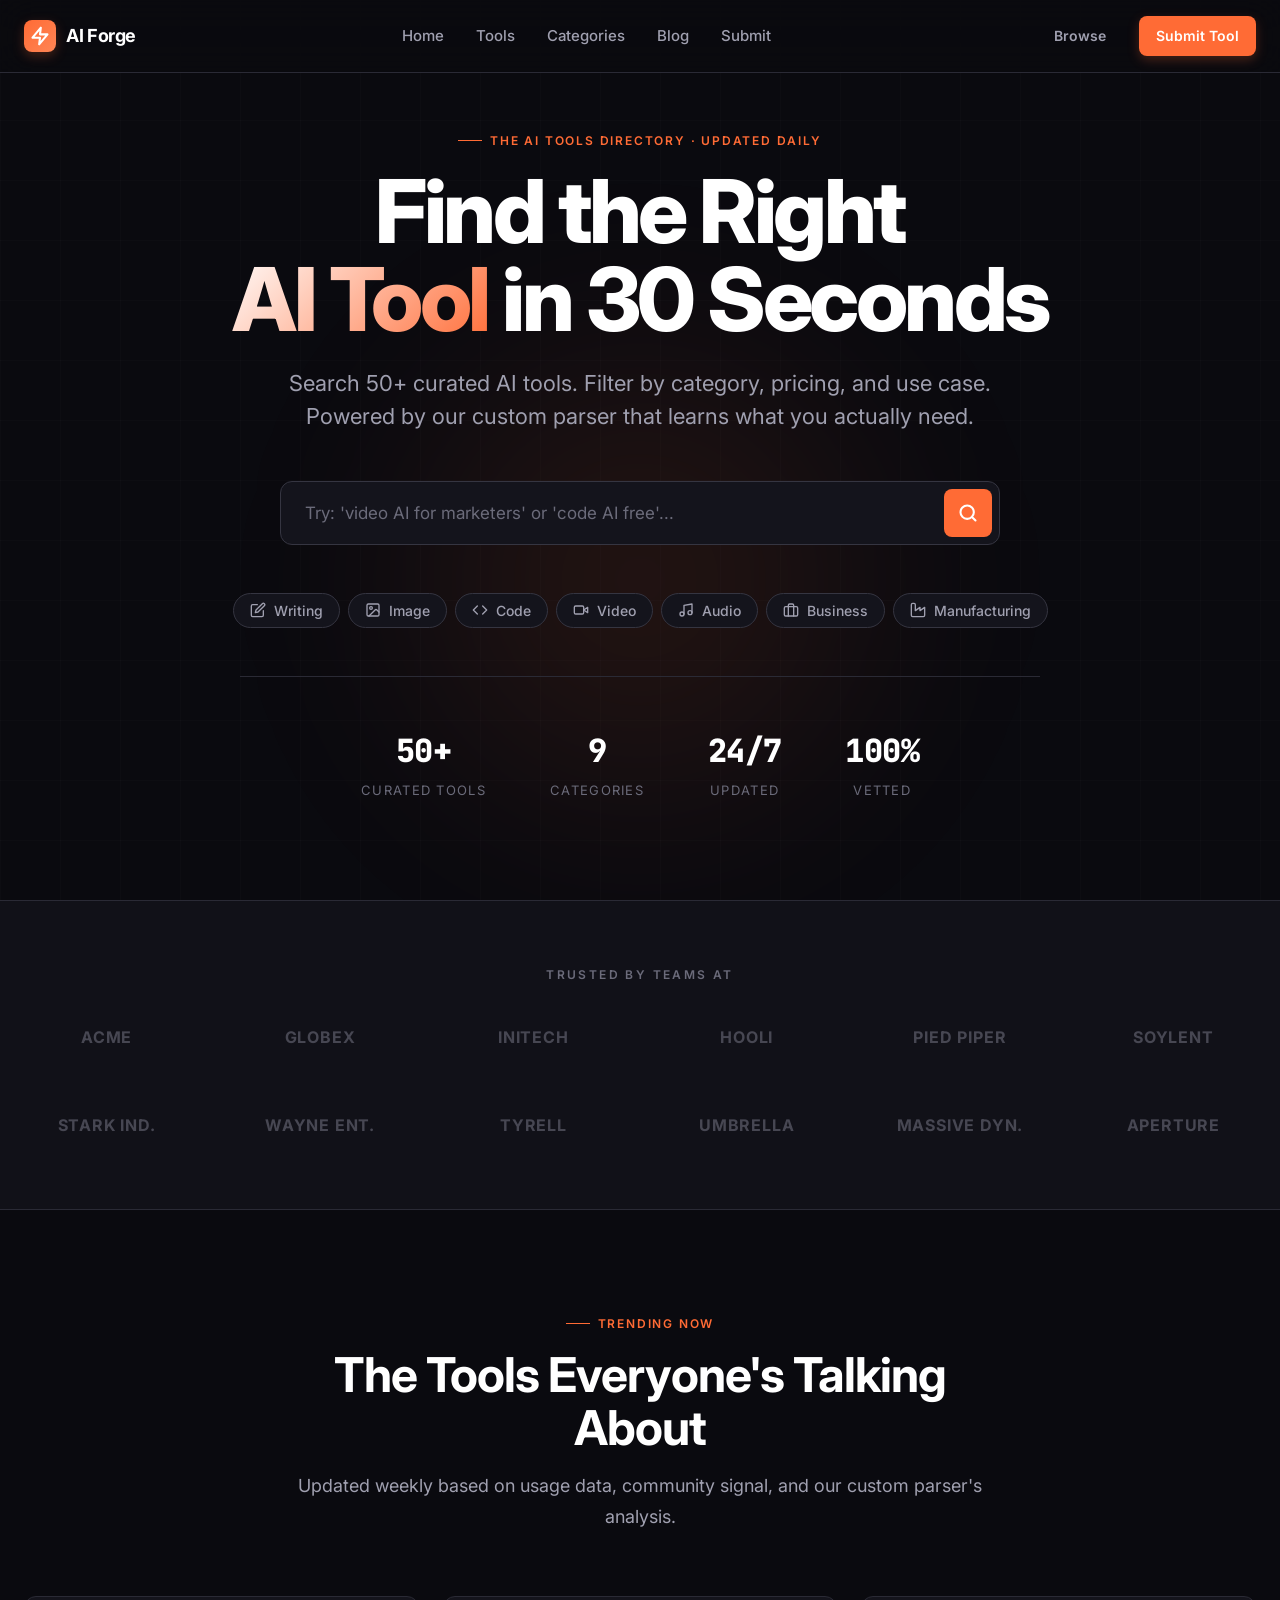
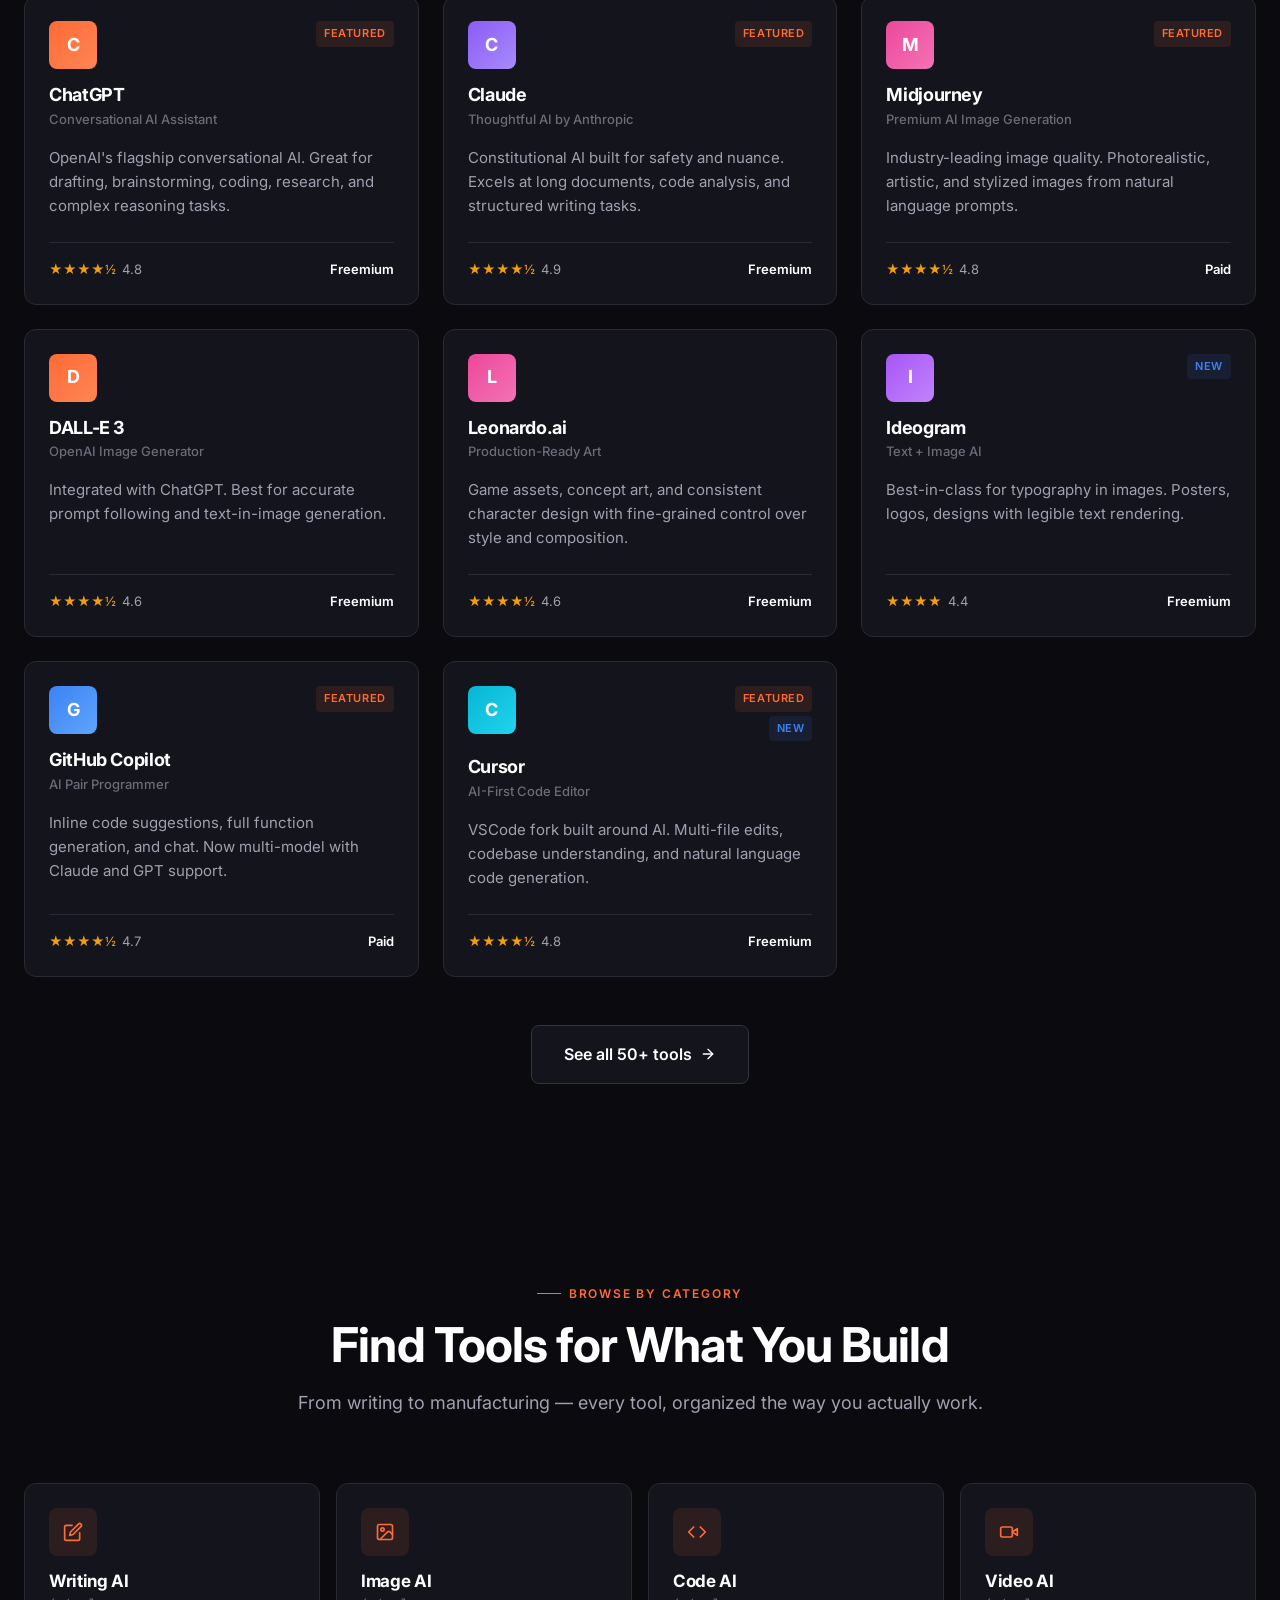
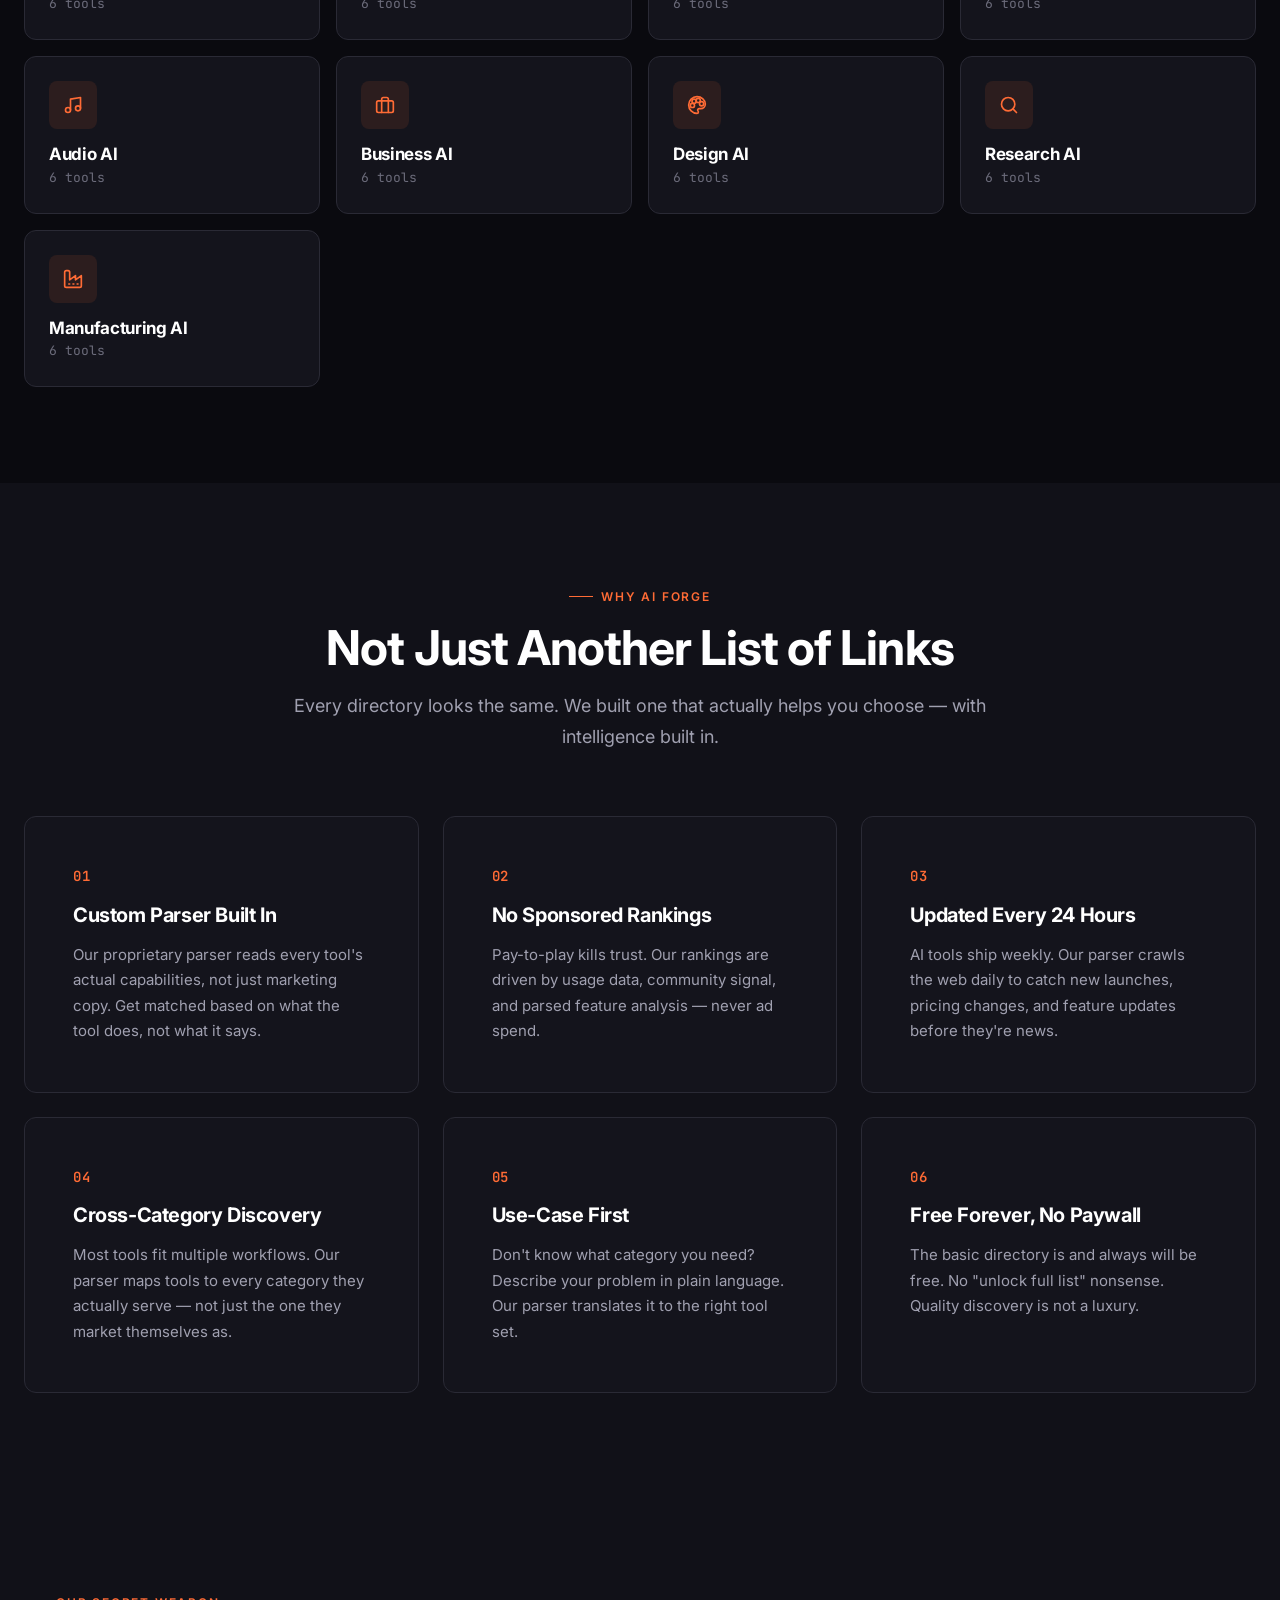
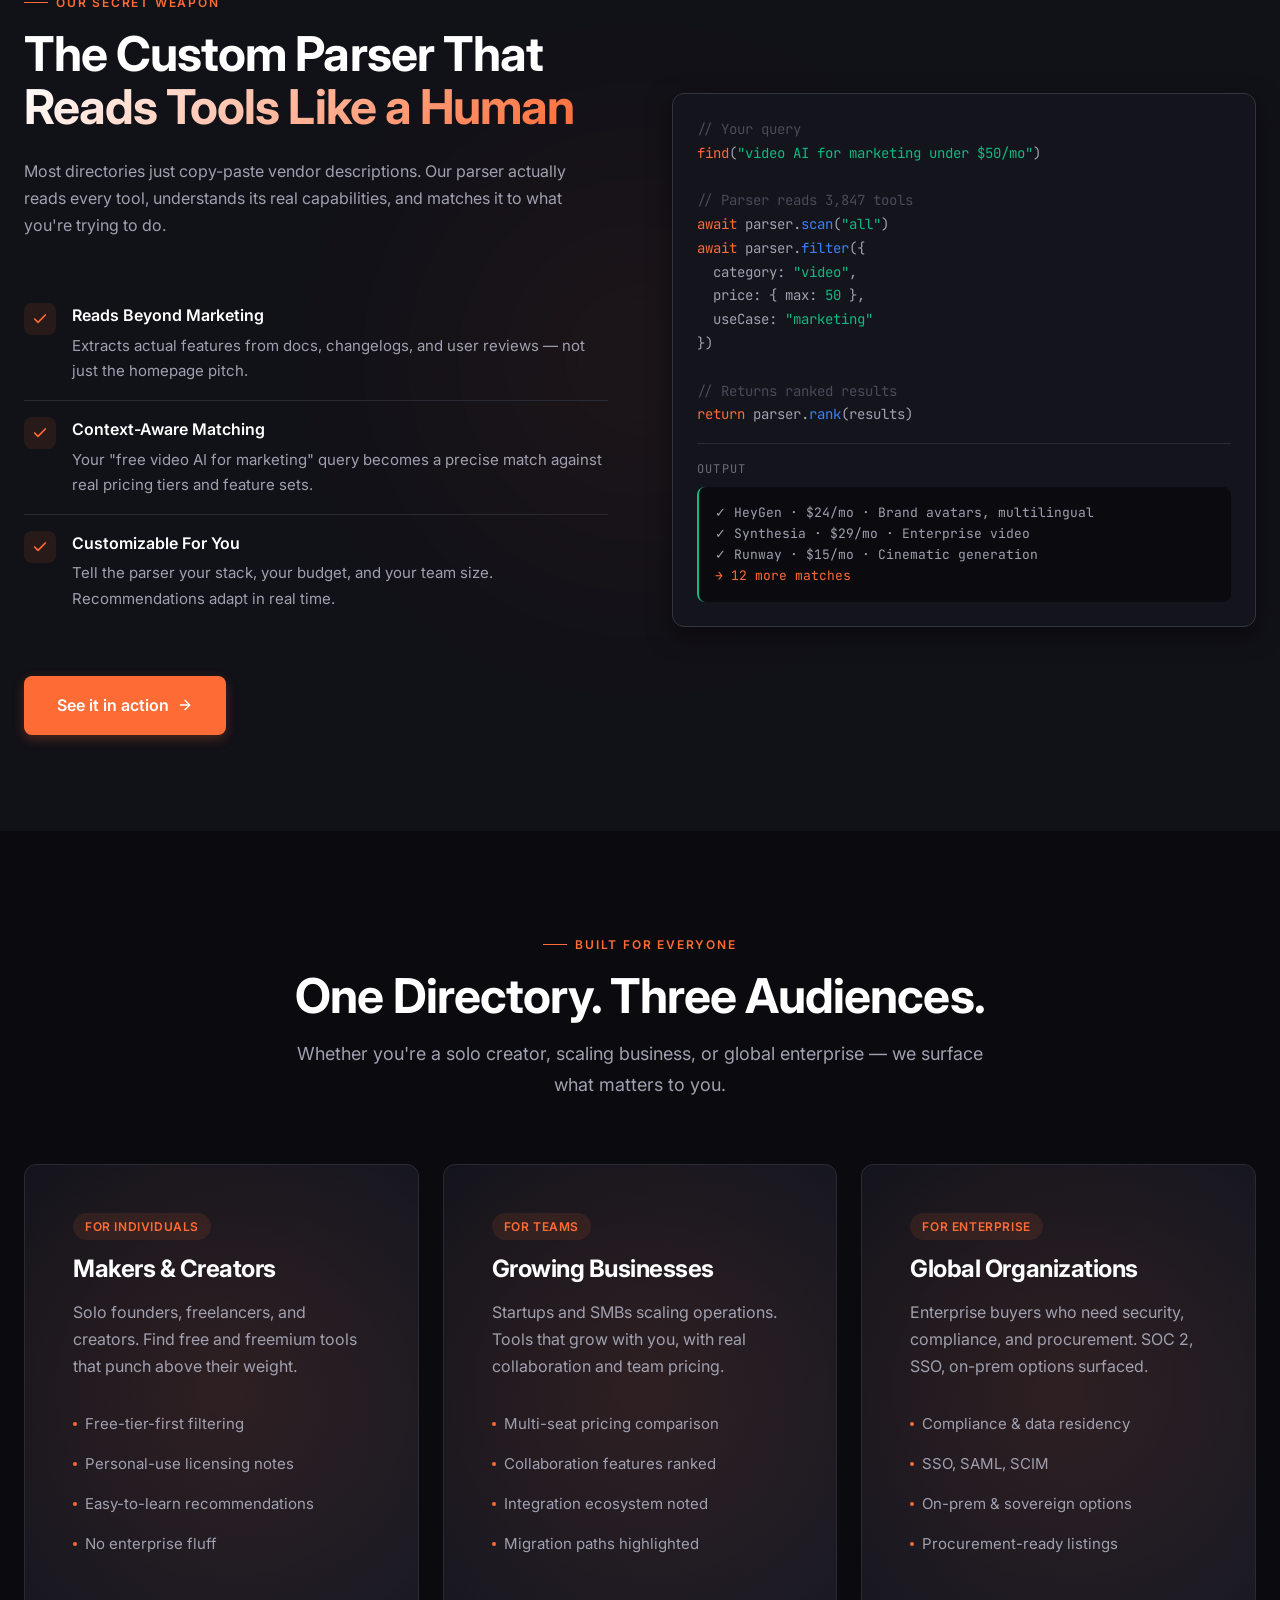
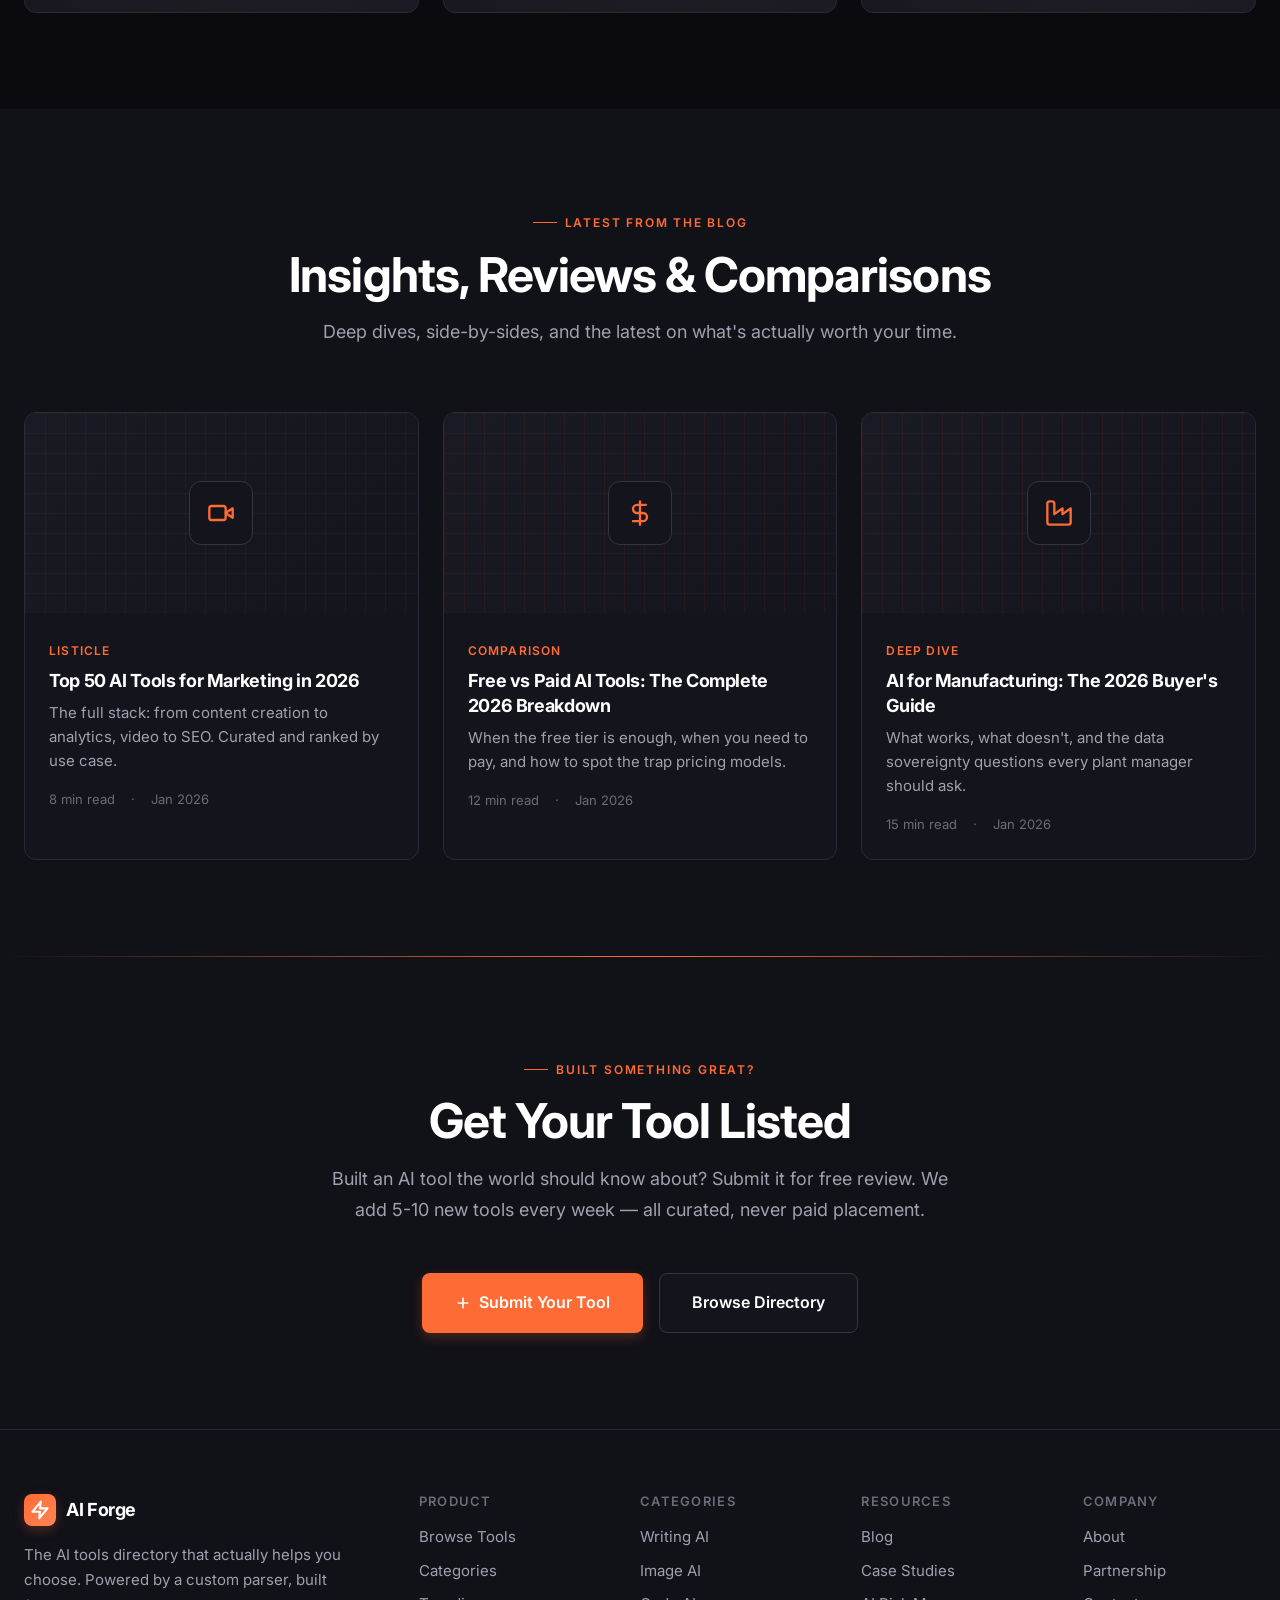
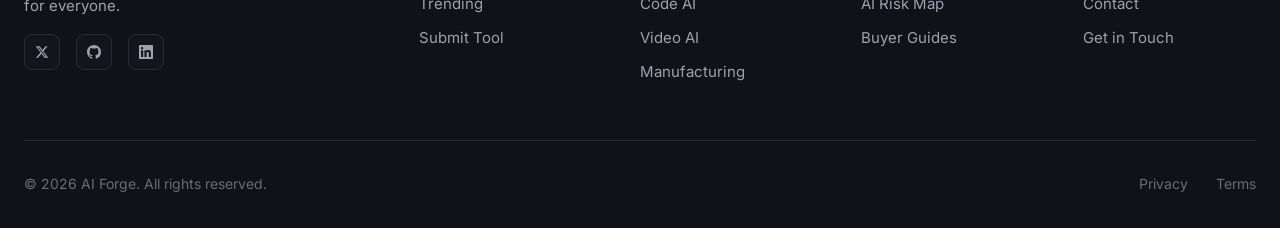
<file: index.html>
<!DOCTYPE html>
<html lang="en">
<head>
  <meta charset="UTF-8">
  <meta name="viewport" content="width=device-width, initial-scale=1.0">
  <title>AI Forge - Find the Right AI Tool in 30 Seconds</title>
  <meta name="description" content="Discover, compare, and choose from 50+ curated AI tools. Built for makers, businesses, and enterprises. Powered by a custom parser for unique recommendations.">
  <link rel="preconnect" href="https://fonts.googleapis.com">
  <link rel="preconnect" href="https://fonts.gstatic.com" crossorigin>
  <link href="https://fonts.googleapis.com/css2?family=Inter:wght@400;500;600;700;800&family=JetBrains+Mono:wght@400;500;600&display=swap" rel="stylesheet">
  <link rel="stylesheet" href="css/styles.css">
  <link rel="icon" href="data:image/svg+xml,%3Csvg xmlns='http://www.w3.org/2000/svg' viewBox='0 0 100 100'%3E%3Crect width='100' height='100' rx='20' fill='%23ff6b35'/%3E%3Cpath d='M30 30 L70 50 L30 70 Z' fill='white'/%3E%3C/svg%3E">
</head>
<body>
  <!-- Navigation -->
  <nav class="nav">
    <div class="container nav-inner">
      <a href="index.html" class="logo">
        <div class="logo-icon">
          <svg width="20" height="20" viewBox="0 0 24 24" fill="none" stroke="currentColor" stroke-width="2.5" stroke-linecap="round" stroke-linejoin="round">
            <path d="M13 2 3 14h9l-1 8 10-12h-9l1-8z"/>
          </svg>
        </div>
        <span>AI Forge</span>
      </a>

      <ul class="nav-links">
        <li><a href="index.html">Home</a></li>
        <li><a href="tools.html">Tools</a></li>
        <li><a href="tools.html#categories">Categories</a></li>
        <li><a href="blog.html">Blog</a></li>
        <li><a href="submit.html">Submit</a></li>
      </ul>

      <div class="nav-cta">
        <a href="tools.html" class="btn btn-ghost btn-sm">Browse</a>
        <a href="submit.html" class="btn btn-primary btn-sm">Submit Tool</a>
        <button class="mobile-toggle" aria-label="Toggle menu">
          <svg width="24" height="24" viewBox="0 0 24 24" fill="none" stroke="currentColor" stroke-width="2" stroke-linecap="round" stroke-linejoin="round">
            <line x1="4" x2="20" y1="12" y2="12"/>
            <line x1="4" x2="20" y1="6" y2="6"/>
            <line x1="4" x2="20" y1="18" y2="18"/>
          </svg>
        </button>
      </div>
    </div>
  </nav>

  <!-- Hero Section -->
  <section class="hero">
    <div class="hero-bg"></div>
    <div class="container hero-content">
      <div class="eyebrow">The AI Tools Directory · Updated Daily</div>
      <h1 class="hero-headline">
        Find the Right<br>
        <span class="gradient-text">AI Tool</span> in 30 Seconds
      </h1>
      <p class="hero-subhead">
        Search 50+ curated AI tools. Filter by category, pricing, and use case. Powered by our custom parser that learns what you actually need.
      </p>

      <form class="hero-search">
        <input
          type="text"
          id="hero-search"
          class="hero-search-input"
          placeholder="Try: 'video AI for marketers' or 'code AI free'..."
          autocomplete="off"
        >
        <button type="submit" class="hero-search-btn" aria-label="Search">
          <svg width="20" height="20" viewBox="0 0 24 24" fill="none" stroke="currentColor" stroke-width="2.5" stroke-linecap="round" stroke-linejoin="round">
            <circle cx="11" cy="11" r="8"/>
            <path d="m21 21-4.3-4.3"/>
          </svg>
        </button>
      </form>

      <div class="category-pills">
        <button class="pill" data-category="writing">
          <span class="pill-icon">
            <svg width="16" height="16" viewBox="0 0 24 24" fill="none" stroke="currentColor" stroke-width="2" stroke-linecap="round" stroke-linejoin="round"><path d="M11 4H4a2 2 0 0 0-2 2v14a2 2 0 0 0 2 2h14a2 2 0 0 0 2-2v-7"/><path d="M18.5 2.5a2.121 2.121 0 0 1 3 3L12 15l-4 1 1-4 9.5-9.5z"/></svg>
          </span>
          Writing
        </button>
        <button class="pill" data-category="image">
          <span class="pill-icon">
            <svg width="16" height="16" viewBox="0 0 24 24" fill="none" stroke="currentColor" stroke-width="2" stroke-linecap="round" stroke-linejoin="round"><rect width="18" height="18" x="3" y="3" rx="2" ry="2"/><circle cx="9" cy="9" r="2"/><path d="m21 15-3.086-3.086a2 2 0 0 0-2.828 0L6 21"/></svg>
          </span>
          Image
        </button>
        <button class="pill" data-category="code">
          <span class="pill-icon">
            <svg width="16" height="16" viewBox="0 0 24 24" fill="none" stroke="currentColor" stroke-width="2" stroke-linecap="round" stroke-linejoin="round"><polyline points="16 18 22 12 16 6"/><polyline points="8 6 2 12 8 18"/></svg>
          </span>
          Code
        </button>
        <button class="pill" data-category="video">
          <span class="pill-icon">
            <svg width="16" height="16" viewBox="0 0 24 24" fill="none" stroke="currentColor" stroke-width="2" stroke-linecap="round" stroke-linejoin="round"><path d="m22 8-6 4 6 4V8Z"/><rect width="14" height="12" x="2" y="6" rx="2" ry="2"/></svg>
          </span>
          Video
        </button>
        <button class="pill" data-category="audio">
          <span class="pill-icon">
            <svg width="16" height="16" viewBox="0 0 24 24" fill="none" stroke="currentColor" stroke-width="2" stroke-linecap="round" stroke-linejoin="round"><path d="M9 18V5l12-2v13"/><circle cx="6" cy="18" r="3"/><circle cx="18" cy="16" r="3"/></svg>
          </span>
          Audio
        </button>
        <button class="pill" data-category="business">
          <span class="pill-icon">
            <svg width="16" height="16" viewBox="0 0 24 24" fill="none" stroke="currentColor" stroke-width="2" stroke-linecap="round" stroke-linejoin="round"><rect width="20" height="14" x="2" y="7" rx="2" ry="2"/><path d="M16 21V5a2 2 0 0 0-2-2h-4a2 2 0 0 0-2 2v16"/></svg>
          </span>
          Business
        </button>
        <button class="pill" data-category="manufacturing">
          <span class="pill-icon">
            <svg width="16" height="16" viewBox="0 0 24 24" fill="none" stroke="currentColor" stroke-width="2" stroke-linecap="round" stroke-linejoin="round"><path d="M2 20a2 2 0 0 0 2 2h16a2 2 0 0 0 2-2V8l-7 5V8l-7 5V4a2 2 0 0 0-2-2H4a2 2 0 0 0-2 2Z"/></svg>
          </span>
          Manufacturing
        </button>
      </div>

      <div class="hero-stats">
        <div class="stat">
          <div class="stat-value">50+</div>
          <div class="stat-label">Curated Tools</div>
        </div>
        <div class="stat">
          <div class="stat-value">9</div>
          <div class="stat-label">Categories</div>
        </div>
        <div class="stat">
          <div class="stat-value">24/7</div>
          <div class="stat-label">Updated</div>
        </div>
        <div class="stat">
          <div class="stat-value">100%</div>
          <div class="stat-label">Vetted</div>
        </div>
      </div>
    </div>
  </section>

  <!-- Trusted By -->
  <section class="trusted">
    <div class="container">
      <p class="trusted-label">Trusted by teams at</p>
      <div class="logo-wall">
        <div class="brand-logo">ACME</div>
        <div class="brand-logo">Globex</div>
        <div class="brand-logo">Initech</div>
        <div class="brand-logo">Hooli</div>
        <div class="brand-logo">Pied Piper</div>
        <div class="brand-logo">Soylent</div>
        <div class="brand-logo">Stark Ind.</div>
        <div class="brand-logo">Wayne Ent.</div>
        <div class="brand-logo">Tyrell</div>
        <div class="brand-logo">Umbrella</div>
        <div class="brand-logo">Massive Dyn.</div>
        <div class="brand-logo">Aperture</div>
      </div>
    </div>
  </section>

  <!-- Trending Tools -->
  <section id="trending">
    <div class="container">
      <div class="section-header">
        <div class="eyebrow">Trending Now</div>
        <h2>The Tools Everyone's Talking About</h2>
        <p>Updated weekly based on usage data, community signal, and our custom parser's analysis.</p>
      </div>
      <div class="tools-grid" id="trending-grid">
        <!-- Rendered by JS -->
      </div>
      <div style="text-align: center; margin-top: 3rem;">
        <a href="tools.html" class="btn btn-secondary btn-lg">
          See all 50+ tools
          <svg width="16" height="16" viewBox="0 0 24 24" fill="none" stroke="currentColor" stroke-width="2" stroke-linecap="round" stroke-linejoin="round"><path d="M5 12h14"/><path d="m12 5 7 7-7 7"/></svg>
        </a>
      </div>
    </div>
  </section>

  <!-- Categories -->
  <section id="categories" class="features" style="background: var(--bg-primary);">
    <div class="container">
      <div class="section-header">
        <div class="eyebrow">Browse by Category</div>
        <h2>Find Tools for What You Build</h2>
        <p>From writing to manufacturing — every tool, organized the way you actually work.</p>
      </div>
      <div class="categories-grid" id="categories-grid">
        <!-- Rendered by JS -->
      </div>
    </div>
  </section>

  <!-- Why AI Forge (Features) -->
  <section class="features">
    <div class="container">
      <div class="section-header">
        <div class="eyebrow">Why AI Forge</div>
        <h2>Not Just Another List of Links</h2>
        <p>Every directory looks the same. We built one that actually helps you choose — with intelligence built in.</p>
      </div>
      <div class="features-grid">
        <div class="feature-card">
          <div class="feature-number">01</div>
          <h3 class="feature-title">Custom Parser Built In</h3>
          <p class="feature-description">Our proprietary parser reads every tool's actual capabilities, not just marketing copy. Get matched based on what the tool does, not what it says.</p>
        </div>
        <div class="feature-card">
          <div class="feature-number">02</div>
          <h3 class="feature-title">No Sponsored Rankings</h3>
          <p class="feature-description">Pay-to-play kills trust. Our rankings are driven by usage data, community signal, and parsed feature analysis — never ad spend.</p>
        </div>
        <div class="feature-card">
          <div class="feature-number">03</div>
          <h3 class="feature-title">Updated Every 24 Hours</h3>
          <p class="feature-description">AI tools ship weekly. Our parser crawls the web daily to catch new launches, pricing changes, and feature updates before they're news.</p>
        </div>
        <div class="feature-card">
          <div class="feature-number">04</div>
          <h3 class="feature-title">Cross-Category Discovery</h3>
          <p class="feature-description">Most tools fit multiple workflows. Our parser maps tools to every category they actually serve — not just the one they market themselves as.</p>
        </div>
        <div class="feature-card">
          <div class="feature-number">05</div>
          <h3 class="feature-title">Use-Case First</h3>
          <p class="feature-description">Don't know what category you need? Describe your problem in plain language. Our parser translates it to the right tool set.</p>
        </div>
        <div class="feature-card">
          <div class="feature-number">06</div>
          <h3 class="feature-title">Free Forever, No Paywall</h3>
          <p class="feature-description">The basic directory is and always will be free. No "unlock full list" nonsense. Quality discovery is not a luxury.</p>
        </div>
      </div>
    </div>
  </section>

  <!-- Custom Parser Highlight -->
  <section class="parser-highlight">
    <div class="container">
      <div class="parser-content">
        <div class="parser-text">
          <div class="eyebrow">Our Secret Weapon</div>
          <h2>The Custom Parser That <span class="gradient-text">Reads Tools Like a Human</span></h2>
          <p>Most directories just copy-paste vendor descriptions. Our parser actually reads every tool, understands its real capabilities, and matches it to what you're trying to do.</p>

          <ul class="parser-features">
            <li>
              <div class="parser-feature-icon">
                <svg width="16" height="16" viewBox="0 0 24 24" fill="none" stroke="currentColor" stroke-width="2.5" stroke-linecap="round" stroke-linejoin="round"><polyline points="20 6 9 17 4 12"/></svg>
              </div>
              <div class="parser-feature-text">
                <strong>Reads Beyond Marketing</strong>
                <span>Extracts actual features from docs, changelogs, and user reviews — not just the homepage pitch.</span>
              </div>
            </li>
            <li>
              <div class="parser-feature-icon">
                <svg width="16" height="16" viewBox="0 0 24 24" fill="none" stroke="currentColor" stroke-width="2.5" stroke-linecap="round" stroke-linejoin="round"><polyline points="20 6 9 17 4 12"/></svg>
              </div>
              <div class="parser-feature-text">
                <strong>Context-Aware Matching</strong>
                <span>Your "free video AI for marketing" query becomes a precise match against real pricing tiers and feature sets.</span>
              </div>
            </li>
            <li>
              <div class="parser-feature-icon">
                <svg width="16" height="16" viewBox="0 0 24 24" fill="none" stroke="currentColor" stroke-width="2.5" stroke-linecap="round" stroke-linejoin="round"><polyline points="20 6 9 17 4 12"/></svg>
              </div>
              <div class="parser-feature-text">
                <strong>Customizable For You</strong>
                <span>Tell the parser your stack, your budget, and your team size. Recommendations adapt in real time.</span>
              </div>
            </li>
          </ul>

          <a href="tools.html" class="btn btn-primary btn-lg">
            See it in action
            <svg width="16" height="16" viewBox="0 0 24 24" fill="none" stroke="currentColor" stroke-width="2" stroke-linecap="round" stroke-linejoin="round"><path d="M5 12h14"/><path d="m12 5 7 7-7 7"/></svg>
          </a>
        </div>

        <div class="parser-visual">
          <div class="parser-code">
            <span class="comment">// Your query</span><br>
            <span class="keyword">find</span>(<span class="string">"video AI for marketing under $50/mo"</span>)<br>
            <br>
            <span class="comment">// Parser reads 3,847 tools</span><br>
            <span class="keyword">await</span> parser.<span class="function">scan</span>(<span class="string">"all"</span>)<br>
            <span class="keyword">await</span> parser.<span class="function">filter</span>({<br>
            &nbsp;&nbsp;category: <span class="string">"video"</span>,<br>
            &nbsp;&nbsp;price: { max: <span class="string">50</span> },<br>
            &nbsp;&nbsp;useCase: <span class="string">"marketing"</span><br>
            })<br>
            <br>
            <span class="comment">// Returns ranked results</span><br>
            <span class="keyword">return</span> parser.<span class="function">rank</span>(results)
          </div>
          <div class="parser-output">
            <div class="parser-output-label">Output</div>
            <div class="parser-output-data">
              ✓ HeyGen · $24/mo · Brand avatars, multilingual<br>
              ✓ Synthesia · $29/mo · Enterprise video<br>
              ✓ Runway · $15/mo · Cinematic generation<br>
              <span style="color: var(--accent-primary);">→ 12 more matches</span>
            </div>
          </div>
        </div>
      </div>
    </div>
  </section>

  <!-- For Whom (Audience) -->
  <section>
    <div class="container">
      <div class="section-header">
        <div class="eyebrow">Built For Everyone</div>
        <h2>One Directory. Three Audiences.</h2>
        <p>Whether you're a solo creator, scaling business, or global enterprise — we surface what matters to you.</p>
      </div>
      <div class="audience-grid">
        <div class="audience-card">
          <div class="audience-tag">For Individuals</div>
          <h3 class="audience-title">Makers & Creators</h3>
          <p class="audience-description">Solo founders, freelancers, and creators. Find free and freemium tools that punch above their weight.</p>
          <ul class="audience-list">
            <li>Free-tier-first filtering</li>
            <li>Personal-use licensing notes</li>
            <li>Easy-to-learn recommendations</li>
            <li>No enterprise fluff</li>
          </ul>
        </div>
        <div class="audience-card">
          <div class="audience-tag">For Teams</div>
          <h3 class="audience-title">Growing Businesses</h3>
          <p class="audience-description">Startups and SMBs scaling operations. Tools that grow with you, with real collaboration and team pricing.</p>
          <ul class="audience-list">
            <li>Multi-seat pricing comparison</li>
            <li>Collaboration features ranked</li>
            <li>Integration ecosystem noted</li>
            <li>Migration paths highlighted</li>
          </ul>
        </div>
        <div class="audience-card">
          <div class="audience-tag">For Enterprise</div>
          <h3 class="audience-title">Global Organizations</h3>
          <p class="audience-description">Enterprise buyers who need security, compliance, and procurement. SOC 2, SSO, on-prem options surfaced.</p>
          <ul class="audience-list">
            <li>Compliance & data residency</li>
            <li>SSO, SAML, SCIM</li>
            <li>On-prem & sovereign options</li>
            <li>Procurement-ready listings</li>
          </ul>
        </div>
      </div>
    </div>
  </section>

  <!-- Blog Section -->
  <section class="features">
    <div class="container">
      <div class="section-header">
        <div class="eyebrow">Latest from the Blog</div>
        <h2>Insights, Reviews & Comparisons</h2>
        <p>Deep dives, side-by-sides, and the latest on what's actually worth your time.</p>
      </div>
      <div class="blog-grid">
        <a href="blog.html" class="blog-card">
          <div class="blog-image">
            <div class="blog-image-pattern"></div>
            <div class="blog-image-icon">
              <svg width="28" height="28" viewBox="0 0 24 24" fill="none" stroke="currentColor" stroke-width="2" stroke-linecap="round" stroke-linejoin="round"><path d="m22 8-6 4 6 4V8Z"/><rect width="14" height="12" x="2" y="6" rx="2" ry="2"/></svg>
            </div>
          </div>
          <div class="blog-content">
            <div class="blog-tag">Listicle</div>
            <h3 class="blog-title">Top 50 AI Tools for Marketing in 2026</h3>
            <p class="blog-excerpt">The full stack: from content creation to analytics, video to SEO. Curated and ranked by use case.</p>
            <div class="blog-meta">
              <span>8 min read</span>
              <span>·</span>
              <span>Jan 2026</span>
            </div>
          </div>
        </a>

        <a href="blog.html" class="blog-card">
          <div class="blog-image">
            <div class="blog-image-pattern"></div>
            <div class="blog-image-icon">
              <svg width="28" height="28" viewBox="0 0 24 24" fill="none" stroke="currentColor" stroke-width="2" stroke-linecap="round" stroke-linejoin="round"><path d="M12 2v20M17 5H9.5a3.5 3.5 0 0 0 0 7h5a3.5 3.5 0 0 1 0 7H6"/></svg>
            </div>
          </div>
          <div class="blog-content">
            <div class="blog-tag">Comparison</div>
            <h3 class="blog-title">Free vs Paid AI Tools: The Complete 2026 Breakdown</h3>
            <p class="blog-excerpt">When the free tier is enough, when you need to pay, and how to spot the trap pricing models.</p>
            <div class="blog-meta">
              <span>12 min read</span>
              <span>·</span>
              <span>Jan 2026</span>
            </div>
          </div>
        </a>

        <a href="blog.html" class="blog-card">
          <div class="blog-image">
            <div class="blog-image-pattern"></div>
            <div class="blog-image-icon">
              <svg width="28" height="28" viewBox="0 0 24 24" fill="none" stroke="currentColor" stroke-width="2" stroke-linecap="round" stroke-linejoin="round"><path d="M2 20a2 2 0 0 0 2 2h16a2 2 0 0 0 2-2V8l-7 5V8l-7 5V4a2 2 0 0 0-2-2H4a2 2 0 0 0-2 2Z"/></svg>
            </div>
          </div>
          <div class="blog-content">
            <div class="blog-tag">Deep Dive</div>
            <h3 class="blog-title">AI for Manufacturing: The 2026 Buyer's Guide</h3>
            <p class="blog-excerpt">What works, what doesn't, and the data sovereignty questions every plant manager should ask.</p>
            <div class="blog-meta">
              <span>15 min read</span>
              <span>·</span>
              <span>Jan 2026</span>
            </div>
          </div>
        </a>
      </div>
    </div>
  </section>

  <!-- Submit CTA -->
  <section class="submit-cta">
    <div class="container">
      <div class="submit-cta-content">
        <div class="eyebrow">Built Something Great?</div>
        <h2>Get Your Tool Listed</h2>
        <p>Built an AI tool the world should know about? Submit it for free review. We add 5-10 new tools every week — all curated, never paid placement.</p>
        <div class="btn-group">
          <a href="submit.html" class="btn btn-primary btn-lg">
            <svg width="16" height="16" viewBox="0 0 24 24" fill="none" stroke="currentColor" stroke-width="2.5" stroke-linecap="round" stroke-linejoin="round"><path d="M5 12h14"/><path d="M12 5v14"/></svg>
            Submit Your Tool
          </a>
          <a href="tools.html" class="btn btn-secondary btn-lg">
            Browse Directory
          </a>
        </div>
      </div>
    </div>
  </section>

  <!-- Footer -->
  <footer class="footer">
    <div class="container">
      <div class="footer-grid">
        <div class="footer-brand">
          <a href="index.html" class="logo">
            <div class="logo-icon">
              <svg width="20" height="20" viewBox="0 0 24 24" fill="none" stroke="currentColor" stroke-width="2.5" stroke-linecap="round" stroke-linejoin="round">
                <path d="M13 2 3 14h9l-1 8 10-12h-9l1-8z"/>
              </svg>
            </div>
            <span>AI Forge</span>
          </a>
          <p>The AI tools directory that actually helps you choose. Powered by a custom parser, built for everyone.</p>
          <div class="footer-social">
            <a href="#" aria-label="Twitter">
              <svg width="14" height="14" viewBox="0 0 24 24" fill="currentColor"><path d="M18.244 2.25h3.308l-7.227 8.26 8.502 11.24H16.17l-5.214-6.817L4.99 21.75H1.68l7.73-8.835L1.254 2.25H8.08l4.713 6.231zm-1.161 17.52h1.833L7.084 4.126H5.117z"/></svg>
            </a>
            <a href="#" aria-label="GitHub">
              <svg width="14" height="14" viewBox="0 0 24 24" fill="currentColor"><path d="M12 0C5.37 0 0 5.37 0 12c0 5.31 3.435 9.795 8.205 11.385.6.105.825-.255.825-.57 0-.285-.015-1.23-.015-2.235-3.015.555-3.795-.735-4.035-1.41-.135-.345-.72-1.41-1.23-1.695-.42-.225-1.02-.78-.015-.795.945-.015 1.62.87 1.845 1.23 1.08 1.815 2.805 1.305 3.495.99.105-.78.42-1.305.765-1.605-2.67-.3-5.46-1.335-5.46-5.925 0-1.305.465-2.385 1.23-3.225-.12-.3-.54-1.53.12-3.18 0 0 1.005-.315 3.3 1.23.96-.27 1.98-.405 3-.405s2.04.135 3 .405c2.295-1.56 3.3-1.23 3.3-1.23.66 1.65.24 2.88.12 3.18.765.84 1.23 1.905 1.23 3.225 0 4.605-2.805 5.625-5.475 5.925.435.375.81 1.095.81 2.22 0 1.605-.015 2.895-.015 3.3 0 .315.225.69.825.57A12.02 12.02 0 0 0 24 12c0-6.63-5.37-12-12-12z"/></svg>
            </a>
            <a href="#" aria-label="LinkedIn">
              <svg width="14" height="14" viewBox="0 0 24 24" fill="currentColor"><path d="M20.447 20.452h-3.554v-5.569c0-1.328-.027-3.037-1.852-3.037-1.853 0-2.136 1.445-2.136 2.939v5.667H9.351V9h3.414v1.561h.046c.477-.9 1.637-1.85 3.37-1.85 3.601 0 4.267 2.37 4.267 5.455v6.286zM5.337 7.433a2.062 2.062 0 0 1-2.063-2.065 2.063 2.063 0 1 1 2.063 2.065zm1.782 13.019H3.555V9h3.564v11.452zM22.225 0H1.771C.792 0 0 .774 0 1.729v20.542C0 23.227.792 24 1.771 24h20.451C23.2 24 24 23.227 24 22.271V1.729C24 .774 23.2 0 22.222 0h.003z"/></svg>
            </a>
          </div>
        </div>

        <div class="footer-col">
          <h4>Product</h4>
          <ul>
            <li><a href="tools.html">Browse Tools</a></li>
            <li><a href="tools.html#categories">Categories</a></li>
            <li><a href="index.html#trending">Trending</a></li>
            <li><a href="submit.html">Submit Tool</a></li>
          </ul>
        </div>

        <div class="footer-col">
          <h4>Categories</h4>
          <ul>
            <li><a href="tools.html?category=writing">Writing AI</a></li>
            <li><a href="tools.html?category=image">Image AI</a></li>
            <li><a href="tools.html?category=code">Code AI</a></li>
            <li><a href="tools.html?category=video">Video AI</a></li>
            <li><a href="tools.html?category=manufacturing">Manufacturing</a></li>
          </ul>
        </div>

        <div class="footer-col">
          <h4>Resources</h4>
          <ul>
            <li><a href="blog.html">Blog</a></li>
            <li><a href="blog.html">Case Studies</a></li>
            <li><a href="blog.html">AI Risk Map</a></li>
            <li><a href="blog.html">Buyer Guides</a></li>
          </ul>
        </div>

        <div class="footer-col">
          <h4>Company</h4>
          <ul>
            <li><a href="#">About</a></li>
            <li><a href="#">Partnership</a></li>
            <li><a href="#">Contact</a></li>
            <li><a href="#">Get in Touch</a></li>
          </ul>
        </div>
      </div>

      <div class="footer-bottom">
        <div>© 2026 AI Forge. All rights reserved.</div>
        <div>
          <a href="#" style="color: var(--text-tertiary); margin-right: 1.5rem;">Privacy</a>
          <a href="#" style="color: var(--text-tertiary);">Terms</a>
        </div>
      </div>
    </div>
  </footer>

  <script src="data/tools.js"></script>
  <script src="js/main.js"></script>
</body>
</html>
</file>
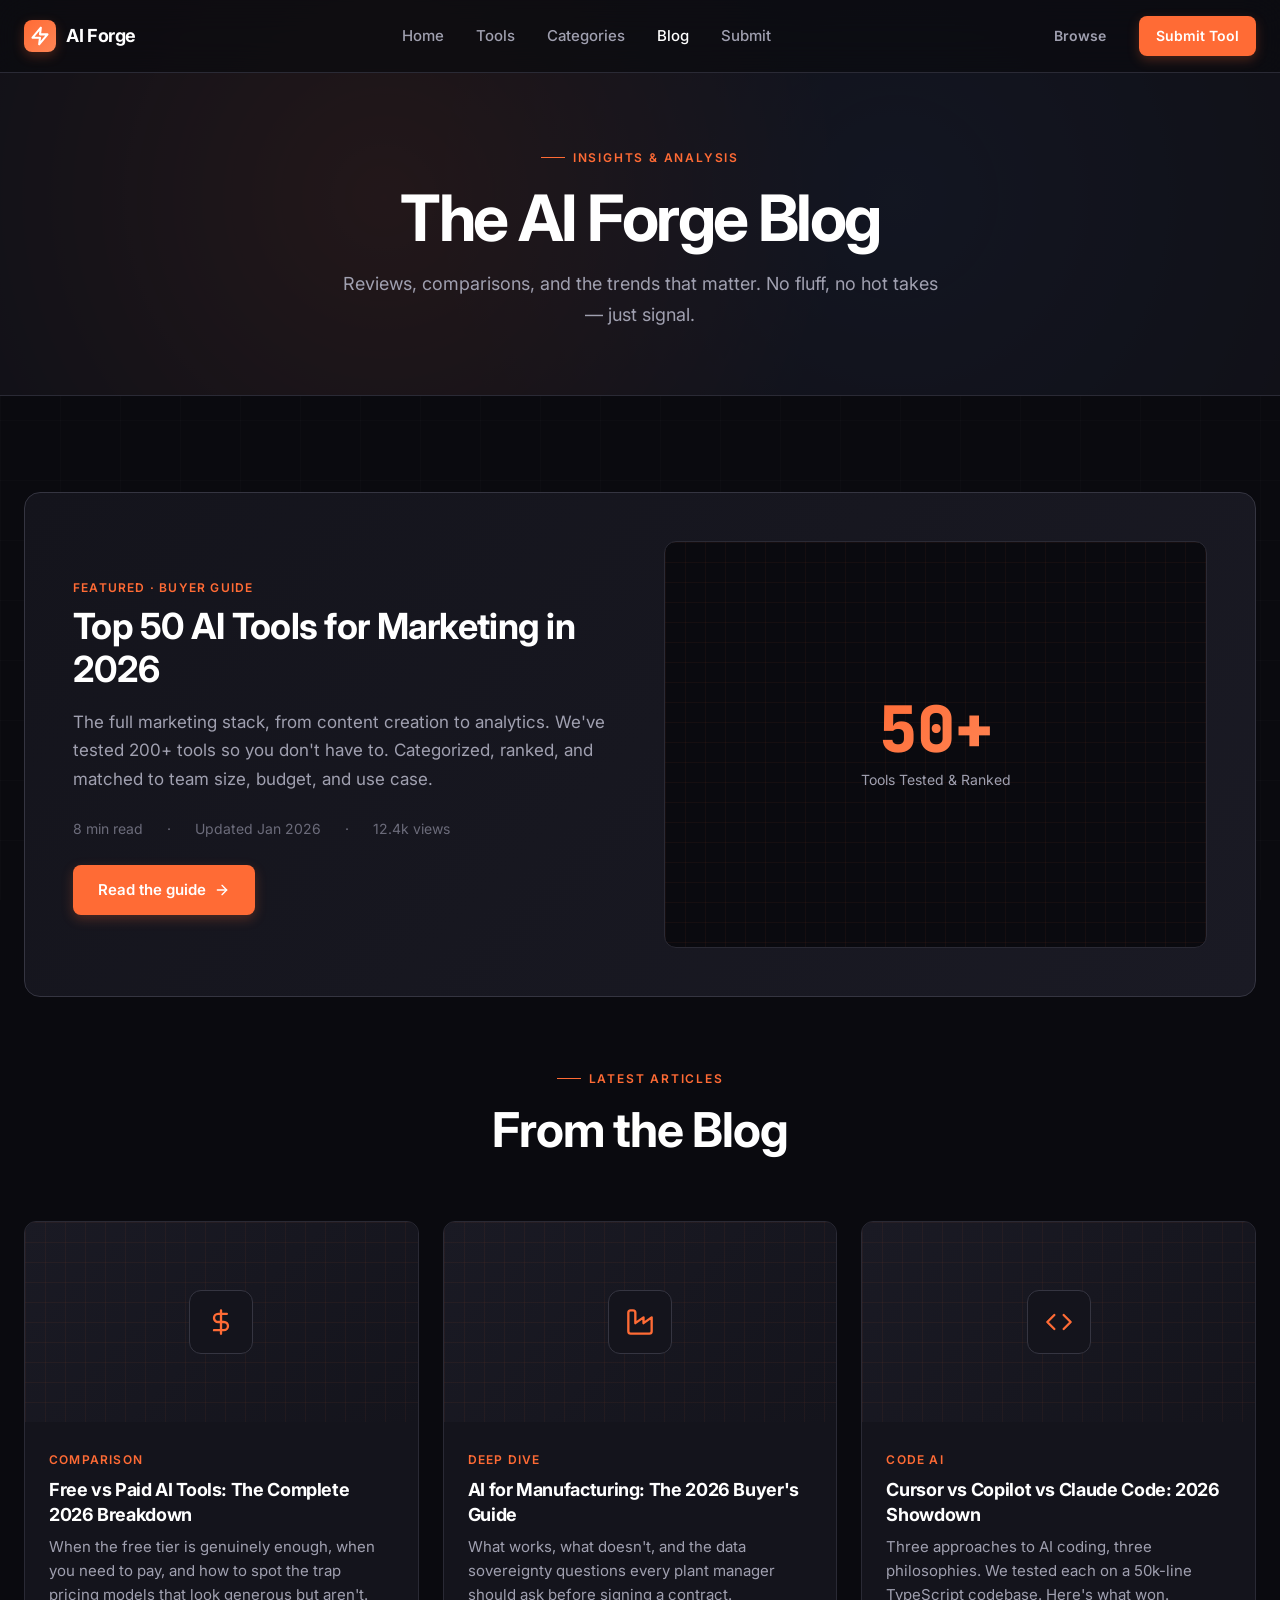
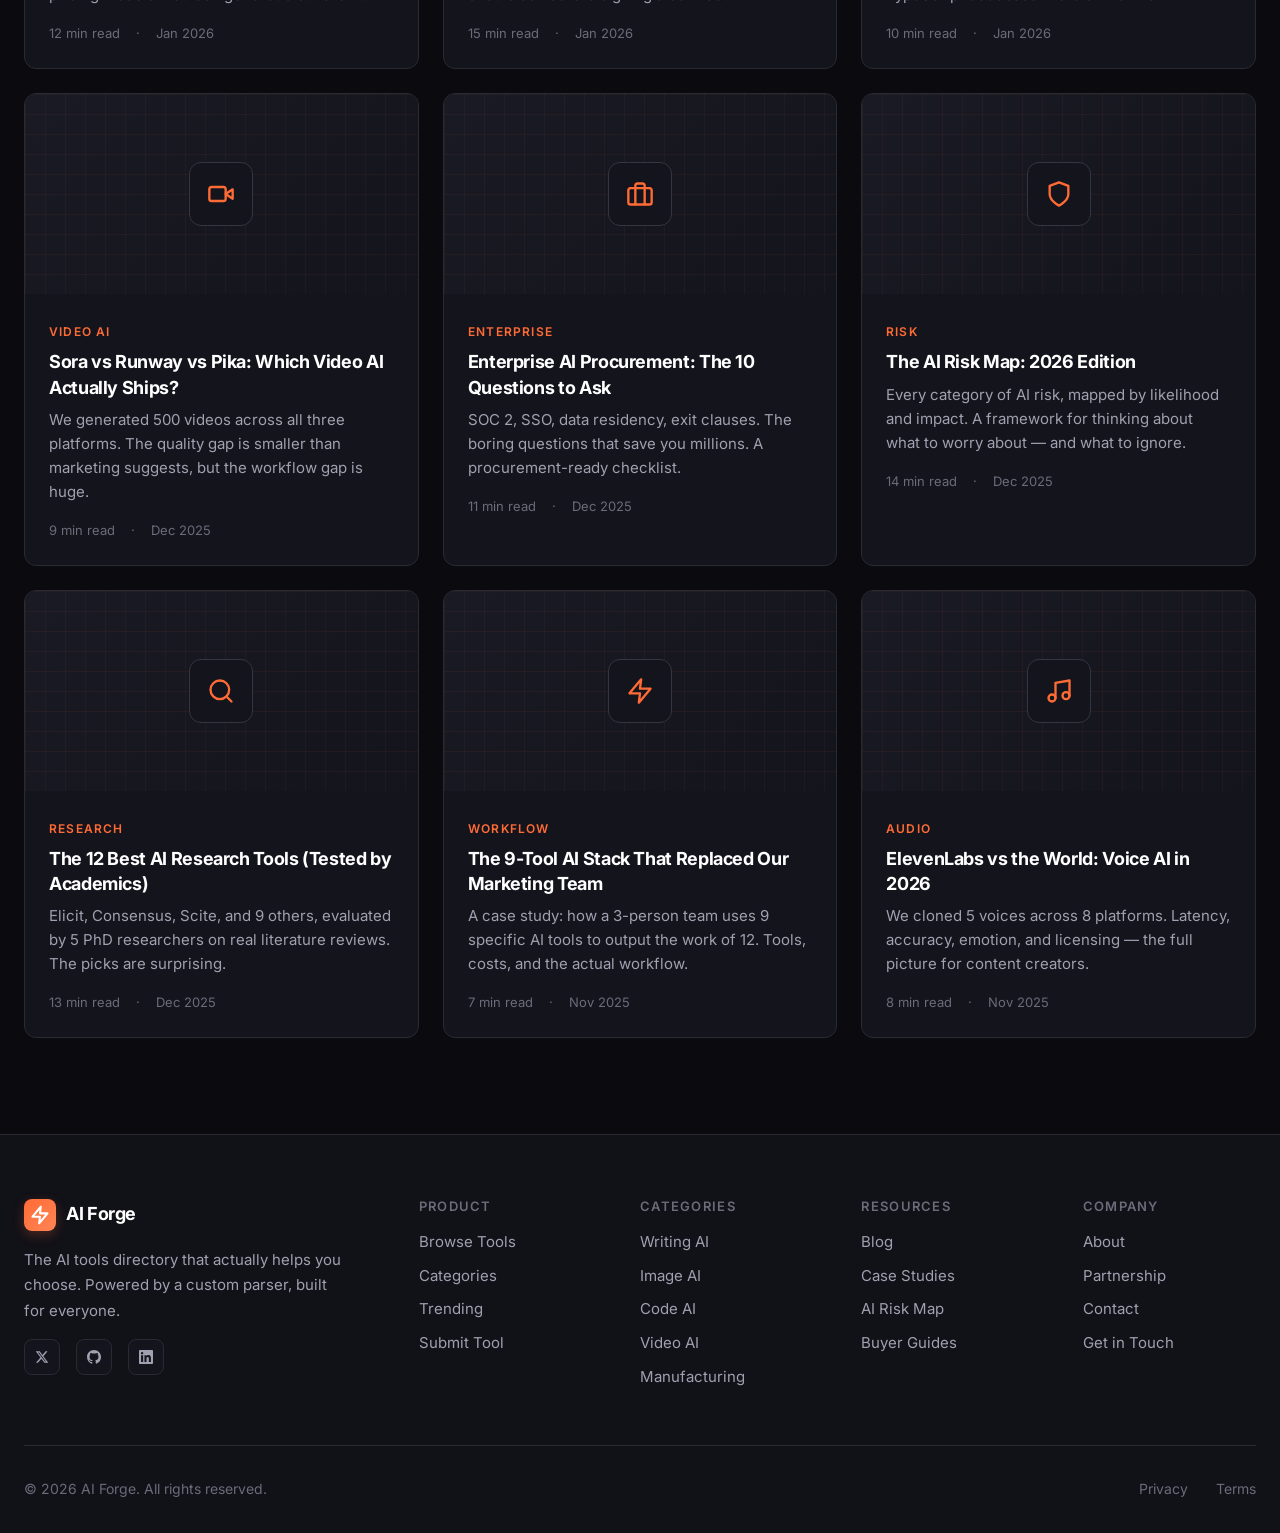
<file: blog.html>
<!DOCTYPE html>
<html lang="en">
<head>
  <meta charset="UTF-8">
  <meta name="viewport" content="width=device-width, initial-scale=1.0">
  <title>Blog - AI Forge</title>
  <meta name="description" content="AI tool reviews, comparisons, buyer guides, and industry insights. Updated weekly.">
  <link rel="preconnect" href="https://fonts.googleapis.com">
  <link rel="preconnect" href="https://fonts.gstatic.com" crossorigin>
  <link href="https://fonts.googleapis.com/css2?family=Inter:wght@400;500;600;700;800&family=JetBrains+Mono:wght@400;500;600&display=swap" rel="stylesheet">
  <link rel="stylesheet" href="css/styles.css">
  <link rel="icon" href="data:image/svg+xml,%3Csvg xmlns='http://www.w3.org/2000/svg' viewBox='0 0 100 100'%3E%3Crect width='100' height='100' rx='20' fill='%23ff6b35'/%3E%3Cpath d='M30 30 L70 50 L30 70 Z' fill='white'/%3E%3C/svg%3E">
</head>
<body>
  <!-- Navigation -->
  <nav class="nav">
    <div class="container nav-inner">
      <a href="index.html" class="logo">
        <div class="logo-icon">
          <svg width="20" height="20" viewBox="0 0 24 24" fill="none" stroke="currentColor" stroke-width="2.5" stroke-linecap="round" stroke-linejoin="round">
            <path d="M13 2 3 14h9l-1 8 10-12h-9l1-8z"/>
          </svg>
        </div>
        <span>AI Forge</span>
      </a>

      <ul class="nav-links">
        <li><a href="index.html">Home</a></li>
        <li><a href="tools.html">Tools</a></li>
        <li><a href="tools.html#categories">Categories</a></li>
        <li><a href="blog.html" style="color: var(--text-primary);">Blog</a></li>
        <li><a href="submit.html">Submit</a></li>
      </ul>

      <div class="nav-cta">
        <a href="tools.html" class="btn btn-ghost btn-sm">Browse</a>
        <a href="submit.html" class="btn btn-primary btn-sm">Submit Tool</a>
        <button class="mobile-toggle" aria-label="Toggle menu">
          <svg width="24" height="24" viewBox="0 0 24 24" fill="none" stroke="currentColor" stroke-width="2" stroke-linecap="round" stroke-linejoin="round">
            <line x1="4" x2="20" y1="12" y2="12"/>
            <line x1="4" x2="20" y1="6" y2="6"/>
            <line x1="4" x2="20" y1="18" y2="18"/>
          </svg>
        </button>
      </div>
    </div>
  </nav>

  <!-- Page Hero -->
  <section class="page-hero">
    <div class="container">
      <div class="page-hero-content">
        <div class="eyebrow">Insights & Analysis</div>
        <h1>The AI Forge Blog</h1>
        <p>Reviews, comparisons, and the trends that matter. No fluff, no hot takes — just signal.</p>
      </div>
    </div>
  </section>

  <!-- Featured Article -->
  <section>
    <div class="container">
      <div style="display: grid; grid-template-columns: 1fr 1fr; gap: 3rem; align-items: center; background: linear-gradient(135deg, var(--bg-card), var(--bg-tertiary)); border: 1px solid var(--border-default); border-radius: 16px; padding: 3rem; margin-bottom: 4rem;">
        <div>
          <div class="blog-tag">Featured · Buyer Guide</div>
          <h2 style="font-size: 2.25rem; line-height: 1.2; margin-bottom: 1rem;">Top 50 AI Tools for Marketing in 2026</h2>
          <p style="font-size: 1.0625rem; line-height: 1.7; margin-bottom: 1.5rem;">The full marketing stack, from content creation to analytics. We've tested 200+ tools so you don't have to. Categorized, ranked, and matched to team size, budget, and use case.</p>
          <div style="display: flex; gap: 1.5rem; align-items: center; margin-bottom: 1.5rem; color: var(--text-tertiary); font-size: 0.875rem;">
            <span>8 min read</span>
            <span>·</span>
            <span>Updated Jan 2026</span>
            <span>·</span>
            <span>12.4k views</span>
          </div>
          <a href="#" class="btn btn-primary">
            Read the guide
            <svg width="16" height="16" viewBox="0 0 24 24" fill="none" stroke="currentColor" stroke-width="2" stroke-linecap="round" stroke-linejoin="round"><path d="M5 12h14"/><path d="m12 5 7 7-7 7"/></svg>
          </a>
        </div>
        <div style="aspect-ratio: 4/3; background: var(--bg-primary); border: 1px solid var(--border-subtle); border-radius: 12px; display: flex; align-items: center; justify-content: center; position: relative; overflow: hidden;">
          <div style="position: absolute; inset: 0; background-image: linear-gradient(rgba(255, 107, 53, 0.05) 1px, transparent 1px), linear-gradient(90deg, rgba(255, 107, 53, 0.05) 1px, transparent 1px); background-size: 20px 20px;"></div>
          <div style="position: relative; z-index: 1; text-align: center; padding: 2rem;">
            <div style="font-family: var(--font-mono); font-size: 4rem; font-weight: 800; background: linear-gradient(135deg, #ff6b35, #ff8555); -webkit-background-clip: text; -webkit-text-fill-color: transparent; background-clip: text; line-height: 1;">50+</div>
            <div style="color: var(--text-secondary); font-size: 0.875rem; margin-top: 0.5rem;">Tools Tested & Ranked</div>
          </div>
        </div>
      </div>

      <div class="section-header">
        <div class="eyebrow">Latest Articles</div>
        <h2>From the Blog</h2>
      </div>

      <div class="blog-grid">
        <a href="#" class="blog-card">
          <div class="blog-image">
            <div class="blog-image-pattern"></div>
            <div class="blog-image-icon">
              <svg width="28" height="28" viewBox="0 0 24 24" fill="none" stroke="currentColor" stroke-width="2" stroke-linecap="round" stroke-linejoin="round"><path d="M12 2v20M17 5H9.5a3.5 3.5 0 0 0 0 7h5a3.5 3.5 0 0 1 0 7H6"/></svg>
            </div>
          </div>
          <div class="blog-content">
            <div class="blog-tag">Comparison</div>
            <h3 class="blog-title">Free vs Paid AI Tools: The Complete 2026 Breakdown</h3>
            <p class="blog-excerpt">When the free tier is genuinely enough, when you need to pay, and how to spot the trap pricing models that look generous but aren't.</p>
            <div class="blog-meta">
              <span>12 min read</span>
              <span>·</span>
              <span>Jan 2026</span>
            </div>
          </div>
        </a>

        <a href="#" class="blog-card">
          <div class="blog-image">
            <div class="blog-image-pattern"></div>
            <div class="blog-image-icon">
              <svg width="28" height="28" viewBox="0 0 24 24" fill="none" stroke="currentColor" stroke-width="2" stroke-linecap="round" stroke-linejoin="round"><path d="M2 20a2 2 0 0 0 2 2h16a2 2 0 0 0 2-2V8l-7 5V8l-7 5V4a2 2 0 0 0-2-2H4a2 2 0 0 0-2 2Z"/></svg>
            </div>
          </div>
          <div class="blog-content">
            <div class="blog-tag">Deep Dive</div>
            <h3 class="blog-title">AI for Manufacturing: The 2026 Buyer's Guide</h3>
            <p class="blog-excerpt">What works, what doesn't, and the data sovereignty questions every plant manager should ask before signing a contract.</p>
            <div class="blog-meta">
              <span>15 min read</span>
              <span>·</span>
              <span>Jan 2026</span>
            </div>
          </div>
        </a>

        <a href="#" class="blog-card">
          <div class="blog-image">
            <div class="blog-image-pattern"></div>
            <div class="blog-image-icon">
              <svg width="28" height="28" viewBox="0 0 24 24" fill="none" stroke="currentColor" stroke-width="2" stroke-linecap="round" stroke-linejoin="round"><polyline points="16 18 22 12 16 6"/><polyline points="8 6 2 12 8 18"/></svg>
            </div>
          </div>
          <div class="blog-content">
            <div class="blog-tag">Code AI</div>
            <h3 class="blog-title">Cursor vs Copilot vs Claude Code: 2026 Showdown</h3>
            <p class="blog-excerpt">Three approaches to AI coding, three philosophies. We tested each on a 50k-line TypeScript codebase. Here's what won.</p>
            <div class="blog-meta">
              <span>10 min read</span>
              <span>·</span>
              <span>Jan 2026</span>
            </div>
          </div>
        </a>

        <a href="#" class="blog-card">
          <div class="blog-image">
            <div class="blog-image-pattern"></div>
            <div class="blog-image-icon">
              <svg width="28" height="28" viewBox="0 0 24 24" fill="none" stroke="currentColor" stroke-width="2" stroke-linecap="round" stroke-linejoin="round"><path d="m22 8-6 4 6 4V8Z"/><rect width="14" height="12" x="2" y="6" rx="2" ry="2"/></svg>
            </div>
          </div>
          <div class="blog-content">
            <div class="blog-tag">Video AI</div>
            <h3 class="blog-title">Sora vs Runway vs Pika: Which Video AI Actually Ships?</h3>
            <p class="blog-excerpt">We generated 500 videos across all three platforms. The quality gap is smaller than marketing suggests, but the workflow gap is huge.</p>
            <div class="blog-meta">
              <span>9 min read</span>
              <span>·</span>
              <span>Dec 2025</span>
            </div>
          </div>
        </a>

        <a href="#" class="blog-card">
          <div class="blog-image">
            <div class="blog-image-pattern"></div>
            <div class="blog-image-icon">
              <svg width="28" height="28" viewBox="0 0 24 24" fill="none" stroke="currentColor" stroke-width="2" stroke-linecap="round" stroke-linejoin="round"><rect width="20" height="14" x="2" y="7" rx="2" ry="2"/><path d="M16 21V5a2 2 0 0 0-2-2h-4a2 2 0 0 0-2 2v16"/></svg>
            </div>
          </div>
          <div class="blog-content">
            <div class="blog-tag">Enterprise</div>
            <h3 class="blog-title">Enterprise AI Procurement: The 10 Questions to Ask</h3>
            <p class="blog-excerpt">SOC 2, SSO, data residency, exit clauses. The boring questions that save you millions. A procurement-ready checklist.</p>
            <div class="blog-meta">
              <span>11 min read</span>
              <span>·</span>
              <span>Dec 2025</span>
            </div>
          </div>
        </a>

        <a href="#" class="blog-card">
          <div class="blog-image">
            <div class="blog-image-pattern"></div>
            <div class="blog-image-icon">
              <svg width="28" height="28" viewBox="0 0 24 24" fill="none" stroke="currentColor" stroke-width="2" stroke-linecap="round" stroke-linejoin="round"><path d="M12 22s8-4 8-10V5l-8-3-8 3v7c0 6 8 10 8 10z"/></svg>
            </div>
          </div>
          <div class="blog-content">
            <div class="blog-tag">Risk</div>
            <h3 class="blog-title">The AI Risk Map: 2026 Edition</h3>
            <p class="blog-excerpt">Every category of AI risk, mapped by likelihood and impact. A framework for thinking about what to worry about — and what to ignore.</p>
            <div class="blog-meta">
              <span>14 min read</span>
              <span>·</span>
              <span>Dec 2025</span>
            </div>
          </div>
        </a>

        <a href="#" class="blog-card">
          <div class="blog-image">
            <div class="blog-image-pattern"></div>
            <div class="blog-image-icon">
              <svg width="28" height="28" viewBox="0 0 24 24" fill="none" stroke="currentColor" stroke-width="2" stroke-linecap="round" stroke-linejoin="round"><circle cx="11" cy="11" r="8"/><path d="m21 21-4.3-4.3"/></svg>
            </div>
          </div>
          <div class="blog-content">
            <div class="blog-tag">Research</div>
            <h3 class="blog-title">The 12 Best AI Research Tools (Tested by Academics)</h3>
            <p class="blog-excerpt">Elicit, Consensus, Scite, and 9 others, evaluated by 5 PhD researchers on real literature reviews. The picks are surprising.</p>
            <div class="blog-meta">
              <span>13 min read</span>
              <span>·</span>
              <span>Dec 2025</span>
            </div>
          </div>
        </a>

        <a href="#" class="blog-card">
          <div class="blog-image">
            <div class="blog-image-pattern"></div>
            <div class="blog-image-icon">
              <svg width="28" height="28" viewBox="0 0 24 24" fill="none" stroke="currentColor" stroke-width="2" stroke-linecap="round" stroke-linejoin="round"><polygon points="13 2 3 14 12 14 11 22 21 10 12 10 13 2"/></svg>
            </div>
          </div>
          <div class="blog-content">
            <div class="blog-tag">Workflow</div>
            <h3 class="blog-title">The 9-Tool AI Stack That Replaced Our Marketing Team</h3>
            <p class="blog-excerpt">A case study: how a 3-person team uses 9 specific AI tools to output the work of 12. Tools, costs, and the actual workflow.</p>
            <div class="blog-meta">
              <span>7 min read</span>
              <span>·</span>
              <span>Nov 2025</span>
            </div>
          </div>
        </a>

        <a href="#" class="blog-card">
          <div class="blog-image">
            <div class="blog-image-pattern"></div>
            <div class="blog-image-icon">
              <svg width="28" height="28" viewBox="0 0 24 24" fill="none" stroke="currentColor" stroke-width="2" stroke-linecap="round" stroke-linejoin="round"><path d="M9 18V5l12-2v13"/><circle cx="6" cy="18" r="3"/><circle cx="18" cy="16" r="3"/></svg>
            </div>
          </div>
          <div class="blog-content">
            <div class="blog-tag">Audio</div>
            <h3 class="blog-title">ElevenLabs vs the World: Voice AI in 2026</h3>
            <p class="blog-excerpt">We cloned 5 voices across 8 platforms. Latency, accuracy, emotion, and licensing — the full picture for content creators.</p>
            <div class="blog-meta">
              <span>8 min read</span>
              <span>·</span>
              <span>Nov 2025</span>
            </div>
          </div>
        </a>
      </div>
    </div>
  </section>

  <!-- Footer -->
  <footer class="footer">
    <div class="container">
      <div class="footer-grid">
        <div class="footer-brand">
          <a href="index.html" class="logo">
            <div class="logo-icon">
              <svg width="20" height="20" viewBox="0 0 24 24" fill="none" stroke="currentColor" stroke-width="2.5" stroke-linecap="round" stroke-linejoin="round">
                <path d="M13 2 3 14h9l-1 8 10-12h-9l1-8z"/>
              </svg>
            </div>
            <span>AI Forge</span>
          </a>
          <p>The AI tools directory that actually helps you choose. Powered by a custom parser, built for everyone.</p>
          <div class="footer-social">
            <a href="#" aria-label="Twitter">
              <svg width="14" height="14" viewBox="0 0 24 24" fill="currentColor"><path d="M18.244 2.25h3.308l-7.227 8.26 8.502 11.24H16.17l-5.214-6.817L4.99 21.75H1.68l7.73-8.835L1.254 2.25H8.08l4.713 6.231zm-1.161 17.52h1.833L7.084 4.126H5.117z"/></svg>
            </a>
            <a href="#" aria-label="GitHub">
              <svg width="14" height="14" viewBox="0 0 24 24" fill="currentColor"><path d="M12 0C5.37 0 0 5.37 0 12c0 5.31 3.435 9.795 8.205 11.385.6.105.825-.255.825-.57 0-.285-.015-1.23-.015-2.235-3.015.555-3.795-.735-4.035-1.41-.135-.345-.72-1.41-1.23-1.695-.42-.225-1.02-.78-.015-.795.945-.015 1.62.87 1.845 1.23 1.08 1.815 2.805 1.305 3.495.99.105-.78.42-1.305.765-1.605-2.67-.3-5.46-1.335-5.46-5.925 0-1.305.465-2.385 1.23-3.225-.12-.3-.54-1.53.12-3.18 0 0 1.005-.315 3.3 1.23.96-.27 1.98-.405 3-.405s2.04.135 3 .405c2.295-1.56 3.3-1.23 3.3-1.23.66 1.65.24 2.88.12 3.18.765.84 1.23 1.905 1.23 3.225 0 4.605-2.805 5.625-5.475 5.925.435.375.81 1.095.81 2.22 0 1.605-.015 2.895-.015 3.3 0 .315.225.69.825.57A12.02 12.02 0 0 0 24 12c0-6.63-5.37-12-12-12z"/></svg>
            </a>
            <a href="#" aria-label="LinkedIn">
              <svg width="14" height="14" viewBox="0 0 24 24" fill="currentColor"><path d="M20.447 20.452h-3.554v-5.569c0-1.328-.027-3.037-1.852-3.037-1.853 0-2.136 1.445-2.136 2.939v5.667H9.351V9h3.414v1.561h.046c.477-.9 1.637-1.85 3.37-1.85 3.601 0 4.267 2.37 4.267 5.455v6.286zM5.337 7.433a2.062 2.062 0 0 1-2.063-2.065 2.063 2.063 0 1 1 2.063 2.065zm1.782 13.019H3.555V9h3.564v11.452zM22.225 0H1.771C.792 0 0 .774 0 1.729v20.542C0 23.227.792 24 1.771 24h20.451C23.2 24 24 23.227 24 22.271V1.729C24 .774 23.2 0 22.222 0h.003z"/></svg>
            </a>
          </div>
        </div>

        <div class="footer-col">
          <h4>Product</h4>
          <ul>
            <li><a href="tools.html">Browse Tools</a></li>
            <li><a href="tools.html#categories">Categories</a></li>
            <li><a href="index.html#trending">Trending</a></li>
            <li><a href="submit.html">Submit Tool</a></li>
          </ul>
        </div>

        <div class="footer-col">
          <h4>Categories</h4>
          <ul>
            <li><a href="tools.html?category=writing">Writing AI</a></li>
            <li><a href="tools.html?category=image">Image AI</a></li>
            <li><a href="tools.html?category=code">Code AI</a></li>
            <li><a href="tools.html?category=video">Video AI</a></li>
            <li><a href="tools.html?category=manufacturing">Manufacturing</a></li>
          </ul>
        </div>

        <div class="footer-col">
          <h4>Resources</h4>
          <ul>
            <li><a href="blog.html">Blog</a></li>
            <li><a href="blog.html">Case Studies</a></li>
            <li><a href="blog.html">AI Risk Map</a></li>
            <li><a href="blog.html">Buyer Guides</a></li>
          </ul>
        </div>

        <div class="footer-col">
          <h4>Company</h4>
          <ul>
            <li><a href="#">About</a></li>
            <li><a href="#">Partnership</a></li>
            <li><a href="#">Contact</a></li>
            <li><a href="#">Get in Touch</a></li>
          </ul>
        </div>
      </div>

      <div class="footer-bottom">
        <div>© 2026 AI Forge. All rights reserved.</div>
        <div>
          <a href="#" style="color: var(--text-tertiary); margin-right: 1.5rem;">Privacy</a>
          <a href="#" style="color: var(--text-tertiary);">Terms</a>
        </div>
      </div>
    </div>
  </footer>

  <script src="data/tools.js"></script>
  <script src="js/main.js"></script>
</body>
</html>
</file>
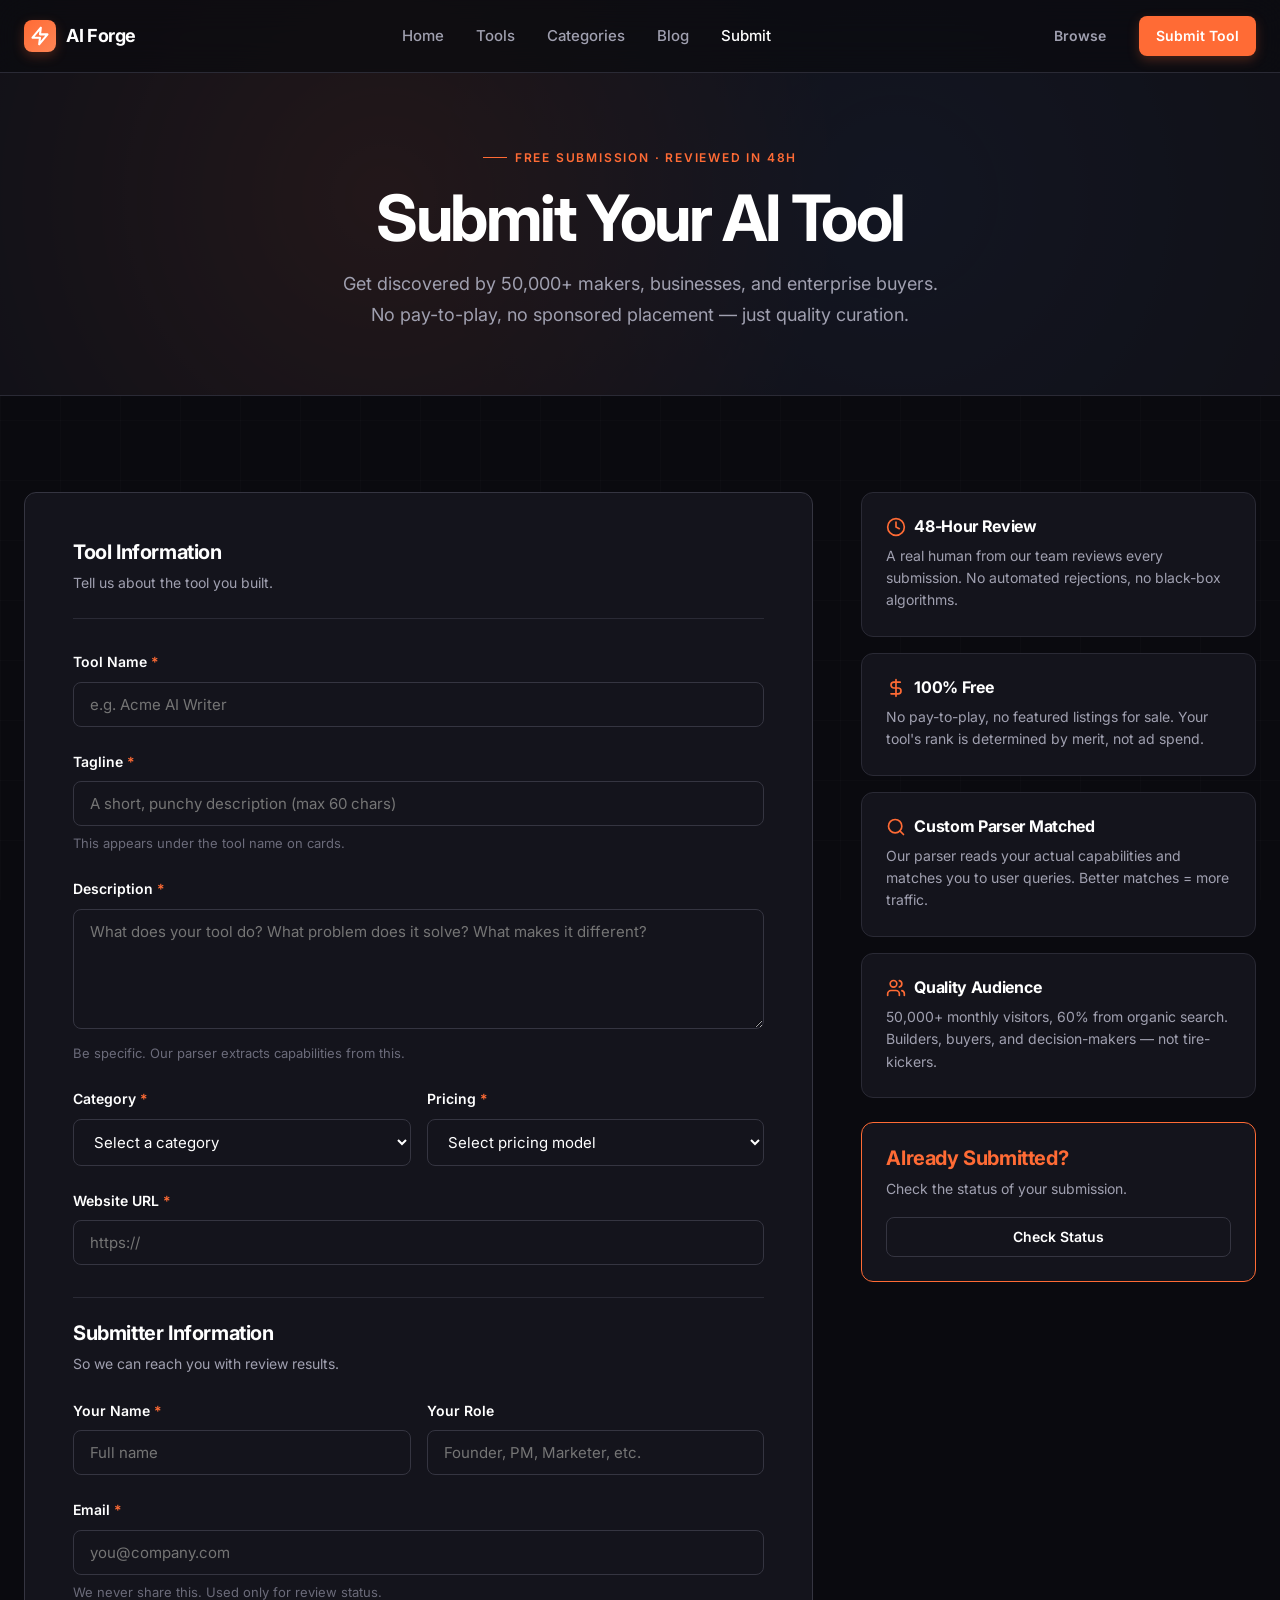
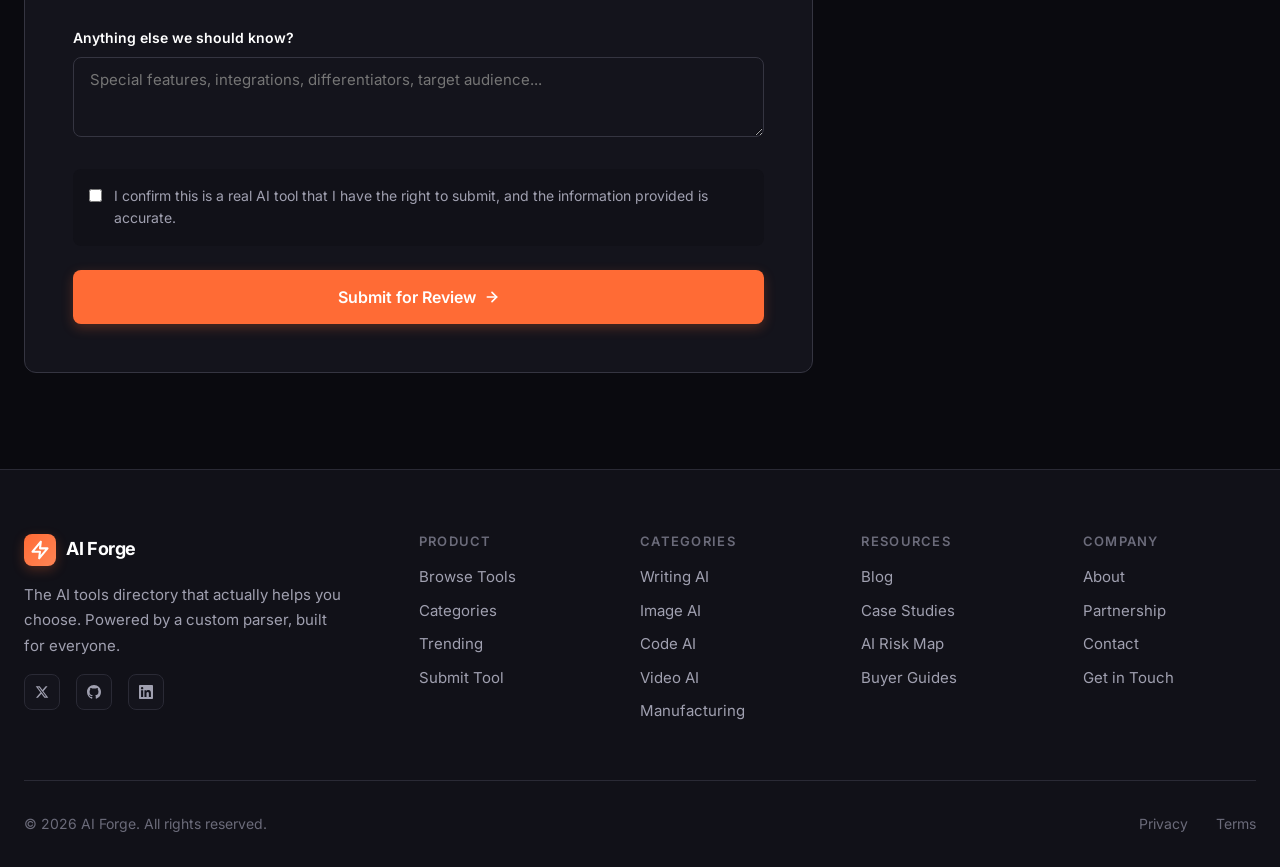
<file: submit.html>
<!DOCTYPE html>
<html lang="en">
<head>
  <meta charset="UTF-8">
  <meta name="viewport" content="width=device-width, initial-scale=1.0">
  <title>Submit Your AI Tool - AI Forge</title>
  <meta name="description" content="Submit your AI tool to the AI Forge directory. Free review, no pay-to-play. Get discovered by makers, businesses, and enterprises.">
  <link rel="preconnect" href="https://fonts.googleapis.com">
  <link rel="preconnect" href="https://fonts.gstatic.com" crossorigin>
  <link href="https://fonts.googleapis.com/css2?family=Inter:wght@400;500;600;700;800&family=JetBrains+Mono:wght@400;500;600&display=swap" rel="stylesheet">
  <link rel="stylesheet" href="css/styles.css">
  <link rel="icon" href="data:image/svg+xml,%3Csvg xmlns='http://www.w3.org/2000/svg' viewBox='0 0 100 100'%3E%3Crect width='100' height='100' rx='20' fill='%23ff6b35'/%3E%3Cpath d='M30 30 L70 50 L30 70 Z' fill='white'/%3E%3C/svg%3E">
  <style>
    .submit-grid {
      display: grid;
      grid-template-columns: 2fr 1fr;
      gap: 3rem;
      align-items: start;
    }
    .submit-sidebar {
      position: sticky;
      top: 100px;
    }
    .benefit-card {
      background: var(--bg-card);
      border: 1px solid var(--border-subtle);
      border-radius: 12px;
      padding: 1.5rem;
      margin-bottom: 1rem;
    }
    .benefit-card h4 {
      font-size: 1rem;
      margin-bottom: 0.5rem;
      display: flex;
      align-items: center;
      gap: 0.5rem;
    }
    .benefit-card p {
      font-size: 0.875rem;
      line-height: 1.6;
    }
    .form-row {
      display: grid;
      grid-template-columns: 1fr 1fr;
      gap: 1rem;
    }
    @media (max-width: 1024px) {
      .submit-grid {
        grid-template-columns: 1fr;
      }
      .submit-sidebar {
        position: static;
      }
      .form-row {
        grid-template-columns: 1fr;
      }
    }
  </style>
</head>
<body>
  <!-- Navigation -->
  <nav class="nav">
    <div class="container nav-inner">
      <a href="index.html" class="logo">
        <div class="logo-icon">
          <svg width="20" height="20" viewBox="0 0 24 24" fill="none" stroke="currentColor" stroke-width="2.5" stroke-linecap="round" stroke-linejoin="round">
            <path d="M13 2 3 14h9l-1 8 10-12h-9l1-8z"/>
          </svg>
        </div>
        <span>AI Forge</span>
      </a>

      <ul class="nav-links">
        <li><a href="index.html">Home</a></li>
        <li><a href="tools.html">Tools</a></li>
        <li><a href="tools.html#categories">Categories</a></li>
        <li><a href="blog.html">Blog</a></li>
        <li><a href="submit.html" style="color: var(--text-primary);">Submit</a></li>
      </ul>

      <div class="nav-cta">
        <a href="tools.html" class="btn btn-ghost btn-sm">Browse</a>
        <a href="submit.html" class="btn btn-primary btn-sm">Submit Tool</a>
        <button class="mobile-toggle" aria-label="Toggle menu">
          <svg width="24" height="24" viewBox="0 0 24 24" fill="none" stroke="currentColor" stroke-width="2" stroke-linecap="round" stroke-linejoin="round">
            <line x1="4" x2="20" y1="12" y2="12"/>
            <line x1="4" x2="20" y1="6" y2="6"/>
            <line x1="4" x2="20" y1="18" y2="18"/>
          </svg>
        </button>
      </div>
    </div>
  </nav>

  <!-- Page Hero -->
  <section class="page-hero">
    <div class="container">
      <div class="page-hero-content">
        <div class="eyebrow">Free Submission · Reviewed in 48h</div>
        <h1>Submit Your AI Tool</h1>
        <p>Get discovered by 50,000+ makers, businesses, and enterprise buyers. No pay-to-play, no sponsored placement — just quality curation.</p>
      </div>
    </div>
  </section>

  <!-- Submit Form Section -->
  <section>
    <div class="container">
      <div class="submit-grid">
        <!-- Form -->
        <div>
          <!-- Success Message -->
          <div id="form-success" class="hidden" style="background: rgba(16, 185, 129, 0.1); border: 1px solid var(--success); border-radius: 12px; padding: 2rem; margin-bottom: 2rem; text-align: center;">
            <div style="width: 64px; height: 64px; background: rgba(16, 185, 129, 0.2); border-radius: 50%; display: flex; align-items: center; justify-content: center; margin: 0 auto 1rem; color: var(--success);">
              <svg width="32" height="32" viewBox="0 0 24 24" fill="none" stroke="currentColor" stroke-width="2.5" stroke-linecap="round" stroke-linejoin="round"><polyline points="20 6 9 17 4 12"/></svg>
            </div>
            <h3 style="margin-bottom: 0.5rem;">Submission Received</h3>
            <p style="color: var(--text-secondary);">Thanks! Our team manually reviews every submission within 48 hours. We'll email you at the address you provided.</p>
          </div>

          <form id="submit-form" class="form-card" style="max-width: none;">
            <div style="margin-bottom: 2rem; padding-bottom: 1.5rem; border-bottom: 1px solid var(--border-subtle);">
              <h3 style="font-size: 1.25rem; margin-bottom: 0.5rem;">Tool Information</h3>
              <p style="font-size: 0.875rem;">Tell us about the tool you built.</p>
            </div>

            <div class="form-group">
              <label class="form-label">Tool Name <span class="required">*</span></label>
              <input
                type="text"
                name="toolName"
                class="form-input"
                placeholder="e.g. Acme AI Writer"
                required
              >
            </div>

            <div class="form-group">
              <label class="form-label">Tagline <span class="required">*</span></label>
              <input
                type="text"
                name="tagline"
                class="form-input"
                placeholder="A short, punchy description (max 60 chars)"
                maxlength="60"
                required
              >
              <p class="form-help">This appears under the tool name on cards.</p>
            </div>

            <div class="form-group">
              <label class="form-label">Description <span class="required">*</span></label>
              <textarea
                name="description"
                class="form-textarea"
                placeholder="What does your tool do? What problem does it solve? What makes it different?"
                required
              ></textarea>
              <p class="form-help">Be specific. Our parser extracts capabilities from this.</p>
            </div>

            <div class="form-row">
              <div class="form-group">
                <label class="form-label">Category <span class="required">*</span></label>
                <select name="category" class="form-select" required>
                  <option value="">Select a category</option>
                  <option value="writing">Writing AI</option>
                  <option value="image">Image AI</option>
                  <option value="code">Code AI</option>
                  <option value="video">Video AI</option>
                  <option value="audio">Audio AI</option>
                  <option value="business">Business AI</option>
                  <option value="design">Design AI</option>
                  <option value="research">Research AI</option>
                  <option value="manufacturing">Manufacturing AI</option>
                </select>
              </div>

              <div class="form-group">
                <label class="form-label">Pricing <span class="required">*</span></label>
                <select name="pricing" class="form-select" required>
                  <option value="">Select pricing model</option>
                  <option value="free">Free</option>
                  <option value="freemium">Freemium (free tier + paid)</option>
                  <option value="paid">Paid only</option>
                </select>
              </div>
            </div>

            <div class="form-group">
              <label class="form-label">Website URL <span class="required">*</span></label>
              <input
                type="url"
                name="website"
                class="form-input"
                placeholder="https://"
                required
              >
            </div>

            <div style="margin: 2rem 0 1.5rem; padding-top: 1.5rem; border-top: 1px solid var(--border-subtle);">
              <h3 style="font-size: 1.25rem; margin-bottom: 0.5rem;">Submitter Information</h3>
              <p style="font-size: 0.875rem;">So we can reach you with review results.</p>
            </div>

            <div class="form-row">
              <div class="form-group">
                <label class="form-label">Your Name <span class="required">*</span></label>
                <input
                  type="text"
                  name="submitterName"
                  class="form-input"
                  placeholder="Full name"
                  required
                >
              </div>

              <div class="form-group">
                <label class="form-label">Your Role</label>
                <input
                  type="text"
                  name="submitterRole"
                  class="form-input"
                  placeholder="Founder, PM, Marketer, etc."
                >
              </div>
            </div>

            <div class="form-group">
              <label class="form-label">Email <span class="required">*</span></label>
              <input
                type="email"
                name="email"
                class="form-input"
                placeholder="you@company.com"
                required
              >
              <p class="form-help">We never share this. Used only for review status.</p>
            </div>

            <div class="form-group">
              <label class="form-label">Anything else we should know?</label>
              <textarea
                name="notes"
                class="form-textarea"
                placeholder="Special features, integrations, differentiators, target audience..."
                style="min-height: 80px;"
              ></textarea>
            </div>

            <div style="background: var(--bg-secondary); border-radius: 8px; padding: 1rem; margin: 1.5rem 0; font-size: 0.875rem; color: var(--text-secondary);">
              <label style="display: flex; align-items: flex-start; gap: 0.75rem; cursor: pointer;">
                <input type="checkbox" required style="margin-top: 4px;">
                <span>I confirm this is a real AI tool that I have the right to submit, and the information provided is accurate.</span>
              </label>
            </div>

            <button type="submit" class="btn btn-primary btn-lg" style="width: 100%;">
              Submit for Review
              <svg width="16" height="16" viewBox="0 0 24 24" fill="none" stroke="currentColor" stroke-width="2.5" stroke-linecap="round" stroke-linejoin="round"><path d="M5 12h14"/><path d="m12 5 7 7-7 7"/></svg>
            </button>
          </form>
        </div>

        <!-- Sidebar -->
        <aside class="submit-sidebar">
          <div class="benefit-card">
            <h4>
              <svg width="20" height="20" viewBox="0 0 24 24" fill="none" stroke="var(--accent-primary)" stroke-width="2" stroke-linecap="round" stroke-linejoin="round"><circle cx="12" cy="12" r="10"/><polyline points="12 6 12 12 16 14"/></svg>
              48-Hour Review
            </h4>
            <p>A real human from our team reviews every submission. No automated rejections, no black-box algorithms.</p>
          </div>

          <div class="benefit-card">
            <h4>
              <svg width="20" height="20" viewBox="0 0 24 24" fill="none" stroke="var(--accent-primary)" stroke-width="2" stroke-linecap="round" stroke-linejoin="round"><path d="M12 2v20M17 5H9.5a3.5 3.5 0 0 0 0 7h5a3.5 3.5 0 0 1 0 7H6"/></svg>
              100% Free
            </h4>
            <p>No pay-to-play, no featured listings for sale. Your tool's rank is determined by merit, not ad spend.</p>
          </div>

          <div class="benefit-card">
            <h4>
              <svg width="20" height="20" viewBox="0 0 24 24" fill="none" stroke="var(--accent-primary)" stroke-width="2" stroke-linecap="round" stroke-linejoin="round"><circle cx="11" cy="11" r="8"/><path d="m21 21-4.3-4.3"/></svg>
              Custom Parser Matched
            </h4>
            <p>Our parser reads your actual capabilities and matches you to user queries. Better matches = more traffic.</p>
          </div>

          <div class="benefit-card">
            <h4>
              <svg width="20" height="20" viewBox="0 0 24 24" fill="none" stroke="var(--accent-primary)" stroke-width="2" stroke-linecap="round" stroke-linejoin="round"><path d="M16 21v-2a4 4 0 0 0-4-4H6a4 4 0 0 0-4 4v2"/><circle cx="9" cy="7" r="4"/><path d="M22 21v-2a4 4 0 0 0-3-3.87"/><path d="M16 3.13a4 4 0 0 1 0 7.75"/></svg>
              Quality Audience
            </h4>
            <p>50,000+ monthly visitors, 60% from organic search. Builders, buyers, and decision-makers — not tire-kickers.</p>
          </div>

          <div style="background: var(--bg-card); border: 1px solid var(--accent-primary); border-radius: 12px; padding: 1.5rem; margin-top: 1.5rem;">
            <h4 style="margin-bottom: 0.5rem; color: var(--accent-primary);">Already Submitted?</h4>
            <p style="font-size: 0.875rem; margin-bottom: 1rem;">Check the status of your submission.</p>
            <a href="#" class="btn btn-secondary btn-sm" style="width: 100%;">
              Check Status
            </a>
          </div>
        </aside>
      </div>
    </div>
  </section>

  <!-- Footer -->
  <footer class="footer">
    <div class="container">
      <div class="footer-grid">
        <div class="footer-brand">
          <a href="index.html" class="logo">
            <div class="logo-icon">
              <svg width="20" height="20" viewBox="0 0 24 24" fill="none" stroke="currentColor" stroke-width="2.5" stroke-linecap="round" stroke-linejoin="round">
                <path d="M13 2 3 14h9l-1 8 10-12h-9l1-8z"/>
              </svg>
            </div>
            <span>AI Forge</span>
          </a>
          <p>The AI tools directory that actually helps you choose. Powered by a custom parser, built for everyone.</p>
          <div class="footer-social">
            <a href="#" aria-label="Twitter">
              <svg width="14" height="14" viewBox="0 0 24 24" fill="currentColor"><path d="M18.244 2.25h3.308l-7.227 8.26 8.502 11.24H16.17l-5.214-6.817L4.99 21.75H1.68l7.73-8.835L1.254 2.25H8.08l4.713 6.231zm-1.161 17.52h1.833L7.084 4.126H5.117z"/></svg>
            </a>
            <a href="#" aria-label="GitHub">
              <svg width="14" height="14" viewBox="0 0 24 24" fill="currentColor"><path d="M12 0C5.37 0 0 5.37 0 12c0 5.31 3.435 9.795 8.205 11.385.6.105.825-.255.825-.57 0-.285-.015-1.23-.015-2.235-3.015.555-3.795-.735-4.035-1.41-.135-.345-.72-1.41-1.23-1.695-.42-.225-1.02-.78-.015-.795.945-.015 1.62.87 1.845 1.23 1.08 1.815 2.805 1.305 3.495.99.105-.78.42-1.305.765-1.605-2.67-.3-5.46-1.335-5.46-5.925 0-1.305.465-2.385 1.23-3.225-.12-.3-.54-1.53.12-3.18 0 0 1.005-.315 3.3 1.23.96-.27 1.98-.405 3-.405s2.04.135 3 .405c2.295-1.56 3.3-1.23 3.3-1.23.66 1.65.24 2.88.12 3.18.765.84 1.23 1.905 1.23 3.225 0 4.605-2.805 5.625-5.475 5.925.435.375.81 1.095.81 2.22 0 1.605-.015 2.895-.015 3.3 0 .315.225.69.825.57A12.02 12.02 0 0 0 24 12c0-6.63-5.37-12-12-12z"/></svg>
            </a>
            <a href="#" aria-label="LinkedIn">
              <svg width="14" height="14" viewBox="0 0 24 24" fill="currentColor"><path d="M20.447 20.452h-3.554v-5.569c0-1.328-.027-3.037-1.852-3.037-1.853 0-2.136 1.445-2.136 2.939v5.667H9.351V9h3.414v1.561h.046c.477-.9 1.637-1.85 3.37-1.85 3.601 0 4.267 2.37 4.267 5.455v6.286zM5.337 7.433a2.062 2.062 0 0 1-2.063-2.065 2.063 2.063 0 1 1 2.063 2.065zm1.782 13.019H3.555V9h3.564v11.452zM22.225 0H1.771C.792 0 0 .774 0 1.729v20.542C0 23.227.792 24 1.771 24h20.451C23.2 24 24 23.227 24 22.271V1.729C24 .774 23.2 0 22.222 0h.003z"/></svg>
            </a>
          </div>
        </div>

        <div class="footer-col">
          <h4>Product</h4>
          <ul>
            <li><a href="tools.html">Browse Tools</a></li>
            <li><a href="tools.html#categories">Categories</a></li>
            <li><a href="index.html#trending">Trending</a></li>
            <li><a href="submit.html">Submit Tool</a></li>
          </ul>
        </div>

        <div class="footer-col">
          <h4>Categories</h4>
          <ul>
            <li><a href="tools.html?category=writing">Writing AI</a></li>
            <li><a href="tools.html?category=image">Image AI</a></li>
            <li><a href="tools.html?category=code">Code AI</a></li>
            <li><a href="tools.html?category=video">Video AI</a></li>
            <li><a href="tools.html?category=manufacturing">Manufacturing</a></li>
          </ul>
        </div>

        <div class="footer-col">
          <h4>Resources</h4>
          <ul>
            <li><a href="blog.html">Blog</a></li>
            <li><a href="blog.html">Case Studies</a></li>
            <li><a href="blog.html">AI Risk Map</a></li>
            <li><a href="blog.html">Buyer Guides</a></li>
          </ul>
        </div>

        <div class="footer-col">
          <h4>Company</h4>
          <ul>
            <li><a href="#">About</a></li>
            <li><a href="#">Partnership</a></li>
            <li><a href="#">Contact</a></li>
            <li><a href="#">Get in Touch</a></li>
          </ul>
        </div>
      </div>

      <div class="footer-bottom">
        <div>© 2026 AI Forge. All rights reserved.</div>
        <div>
          <a href="#" style="color: var(--text-tertiary); margin-right: 1.5rem;">Privacy</a>
          <a href="#" style="color: var(--text-tertiary);">Terms</a>
        </div>
      </div>
    </div>
  </footer>

  <script src="data/tools.js"></script>
  <script src="js/main.js"></script>
</body>
</html>
</file>
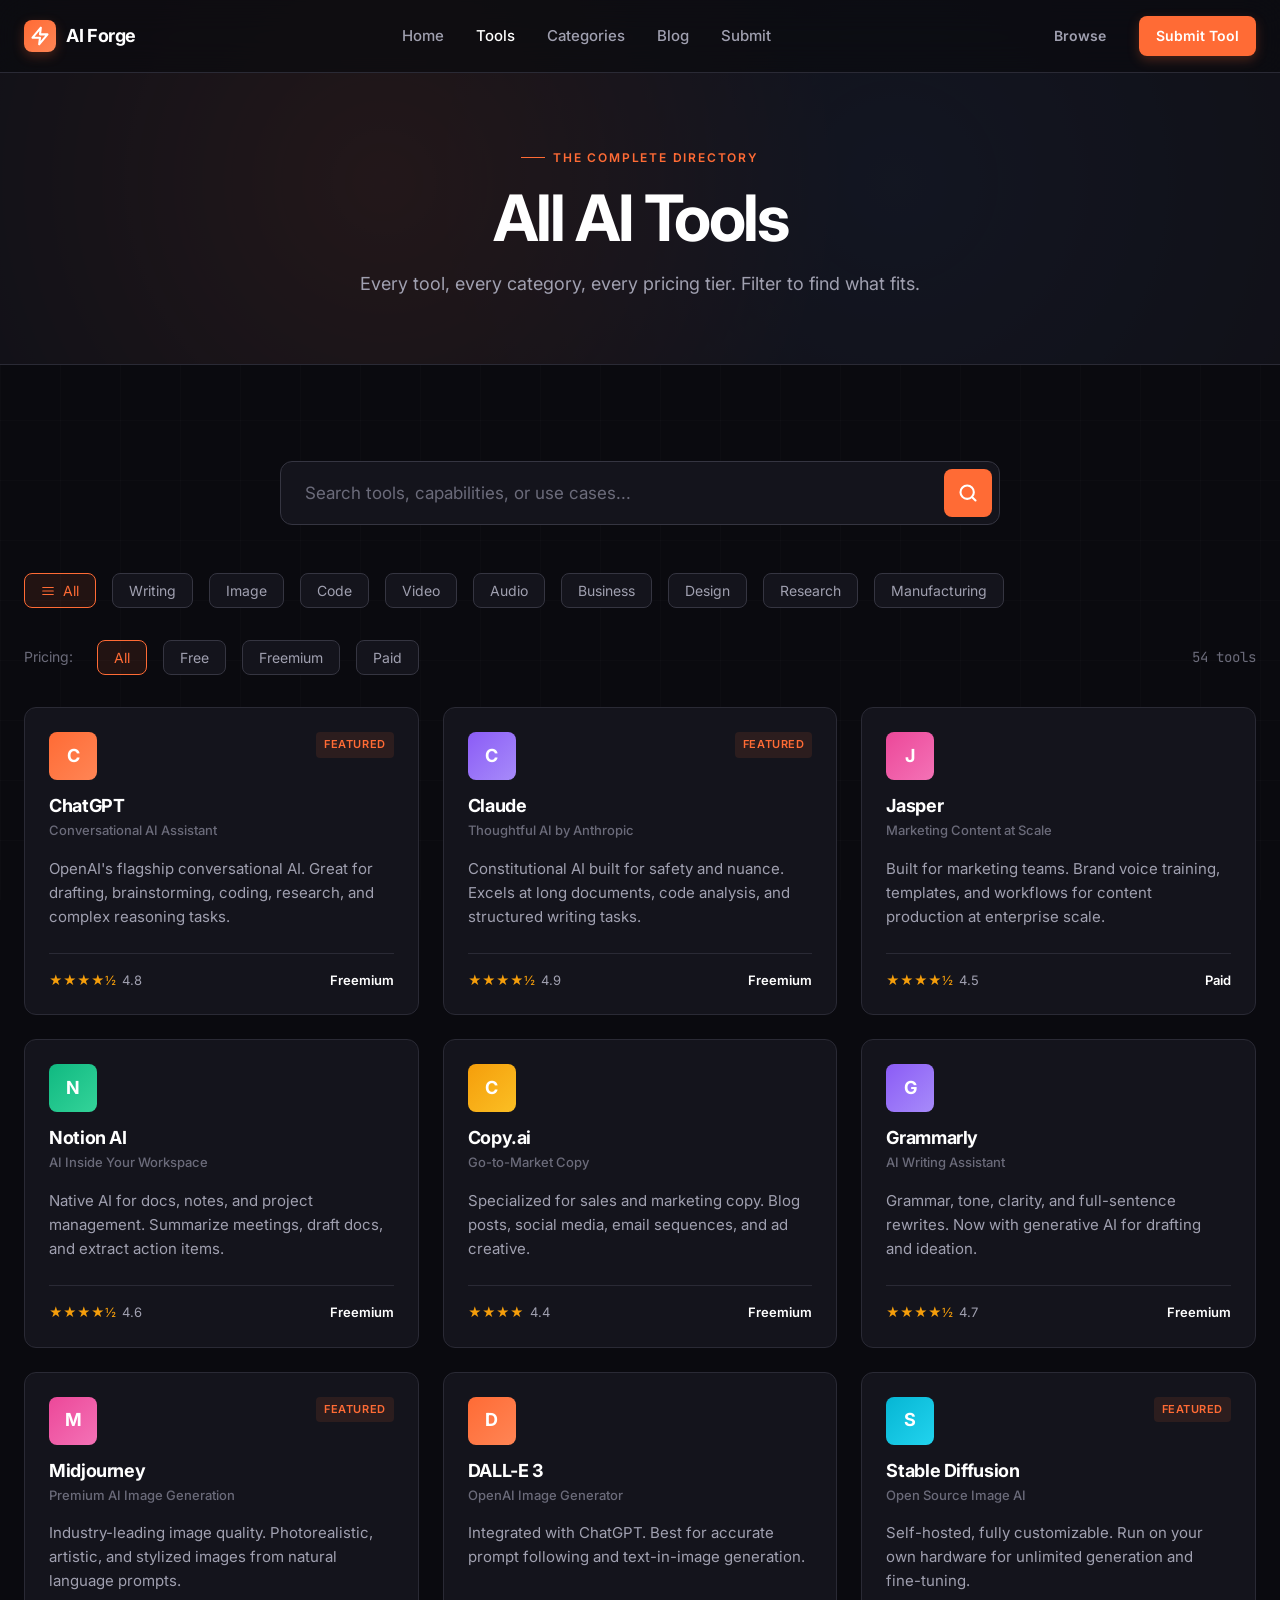
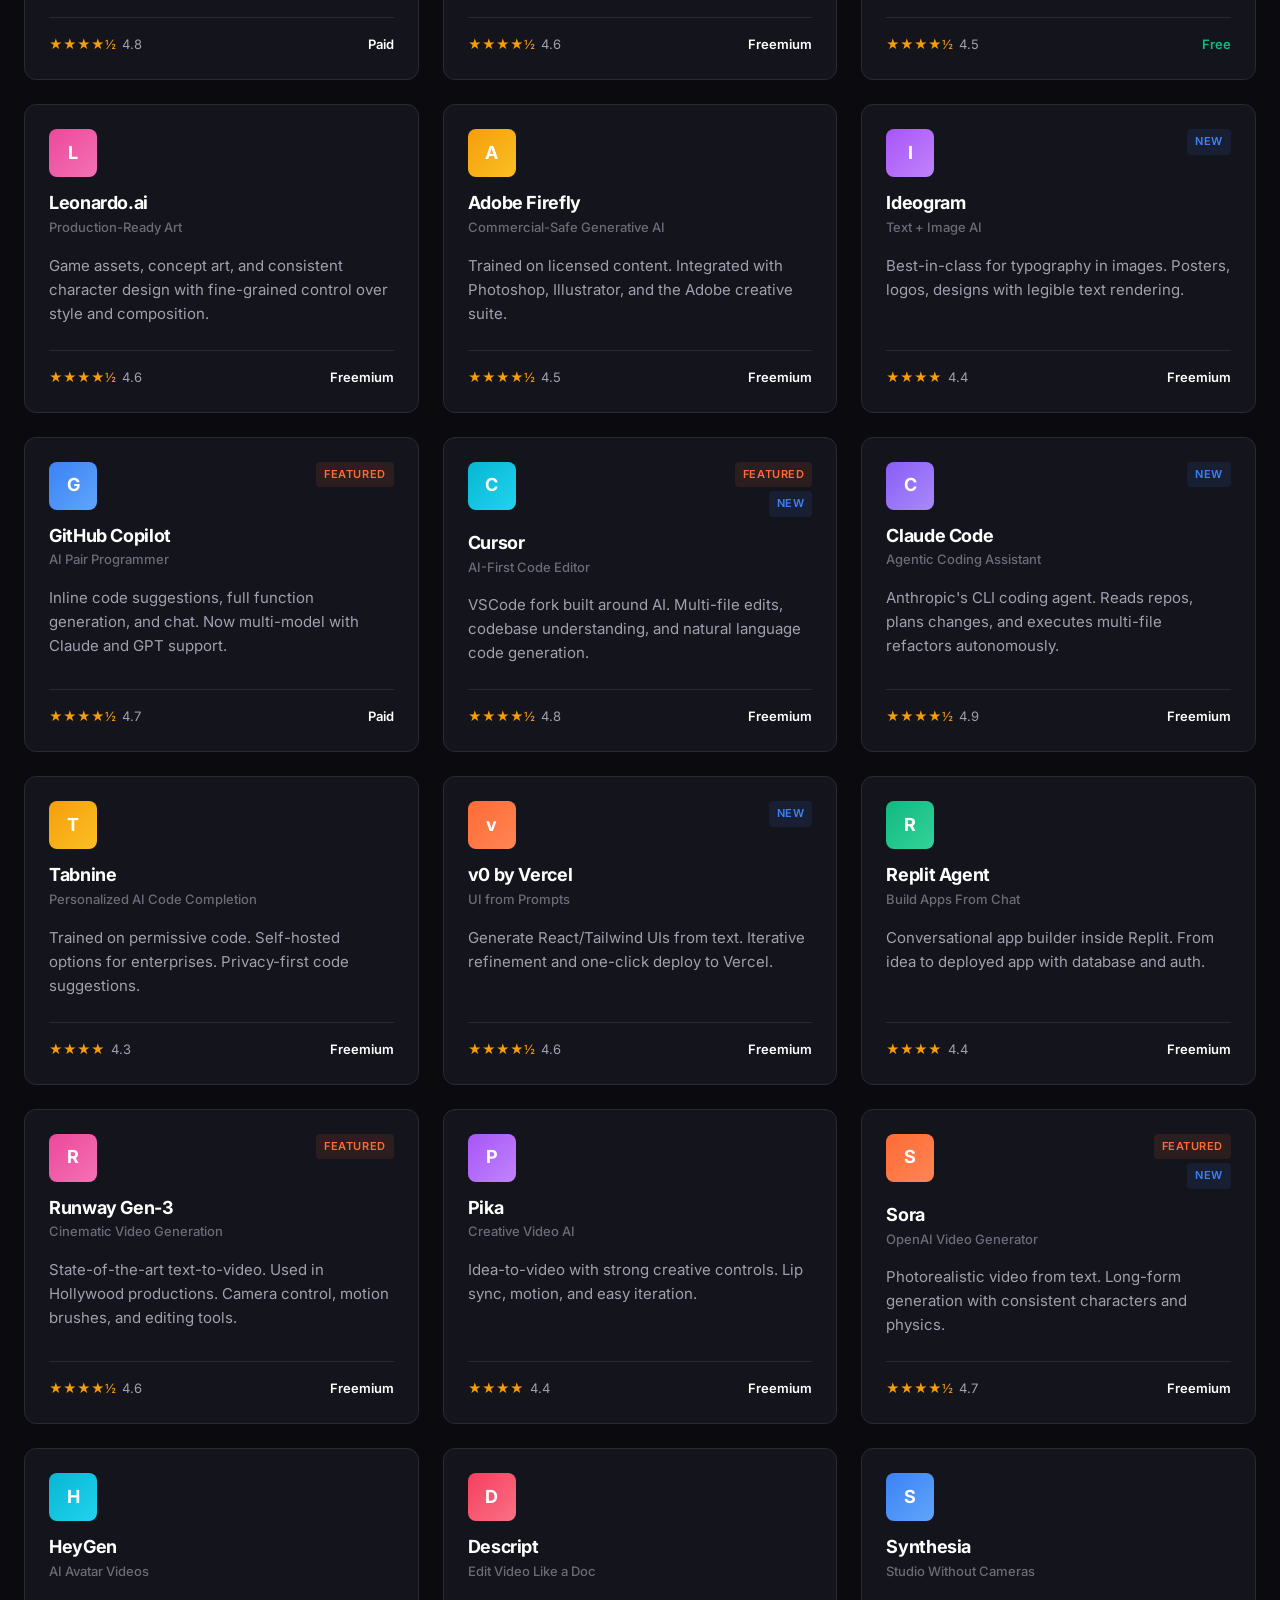
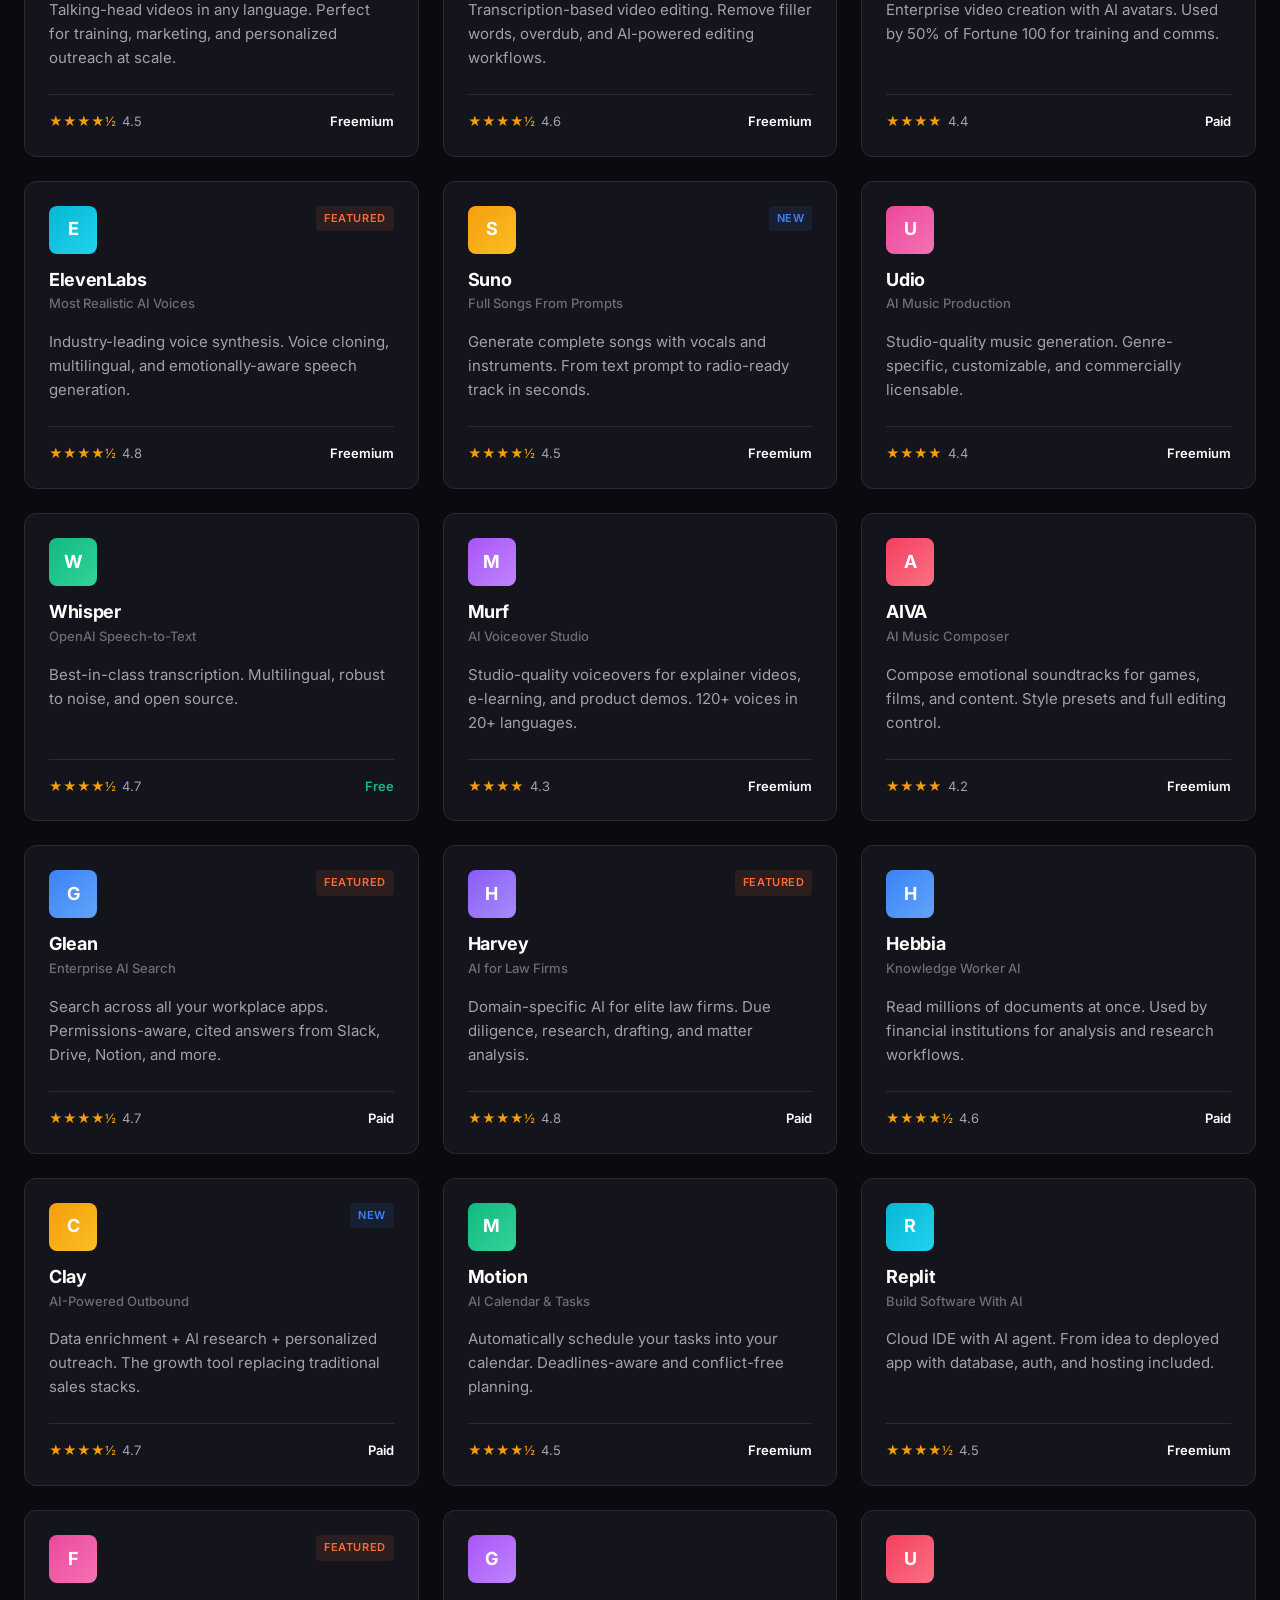
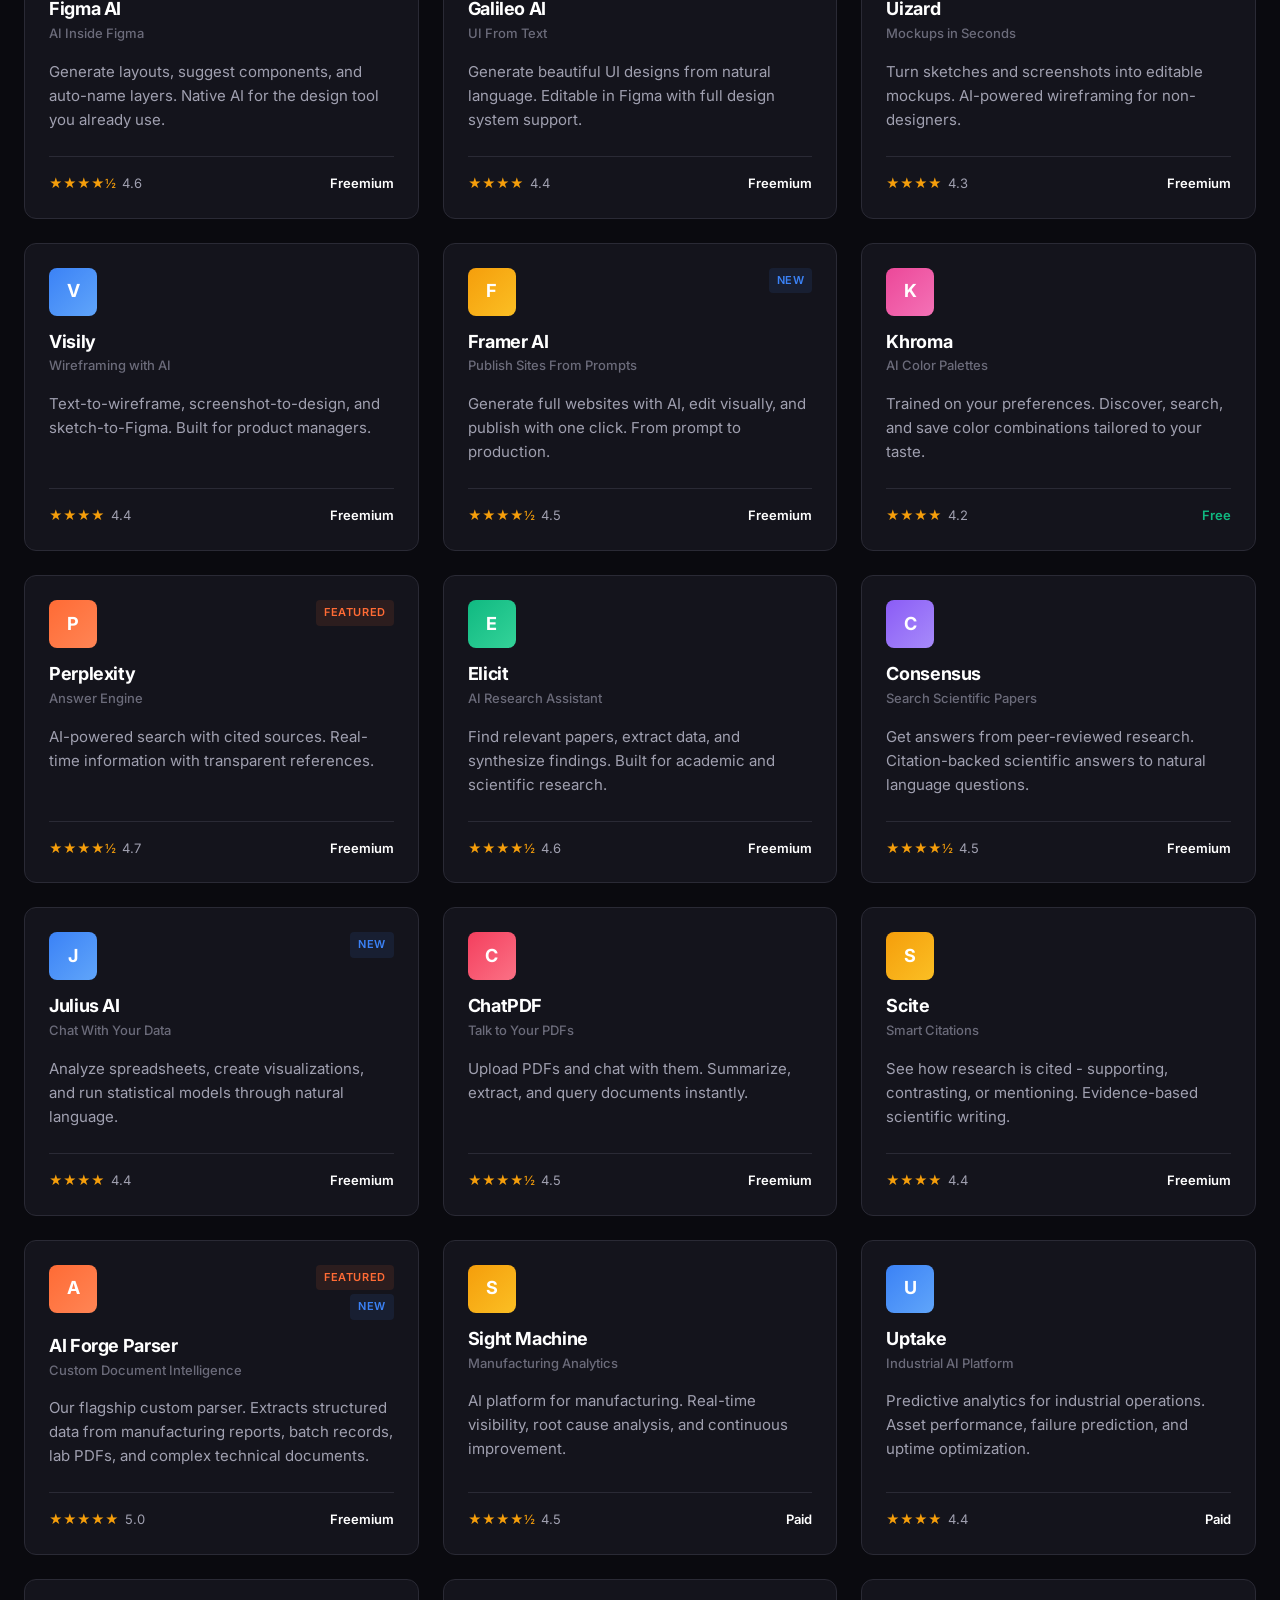
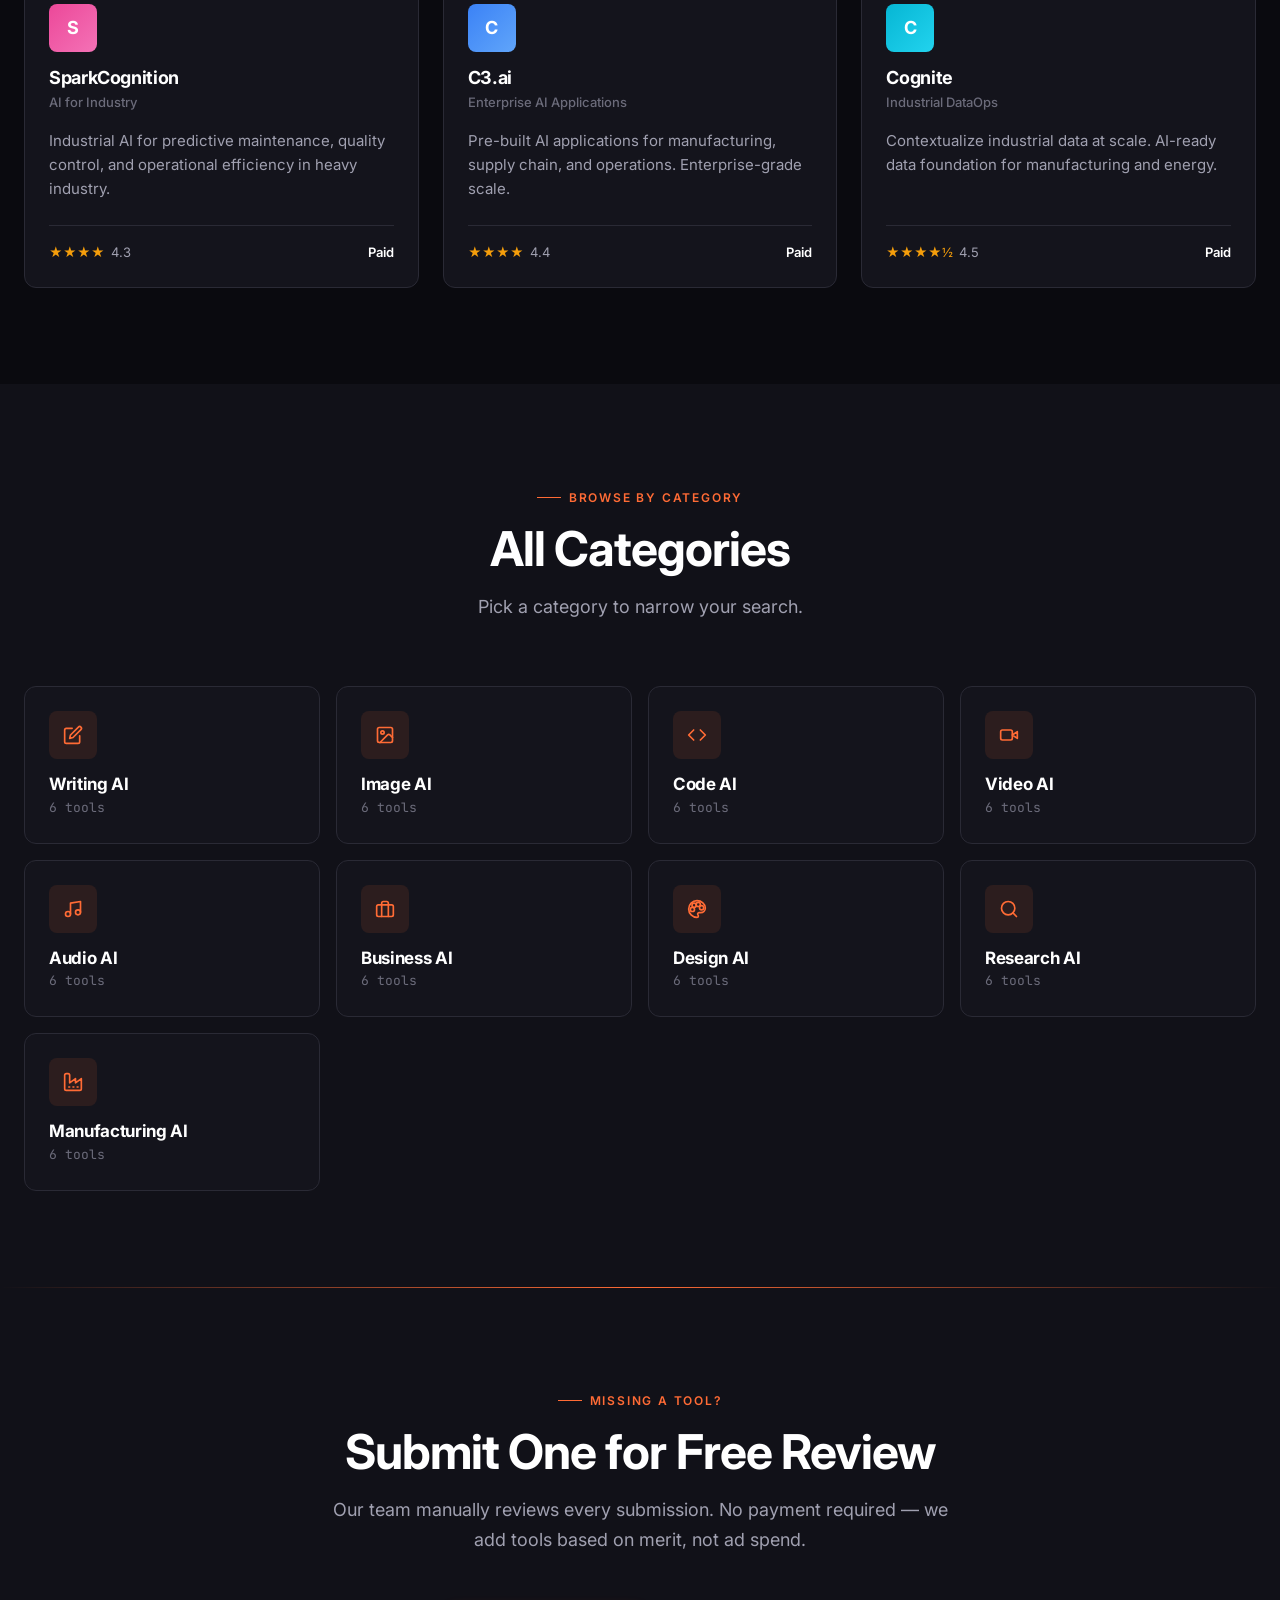
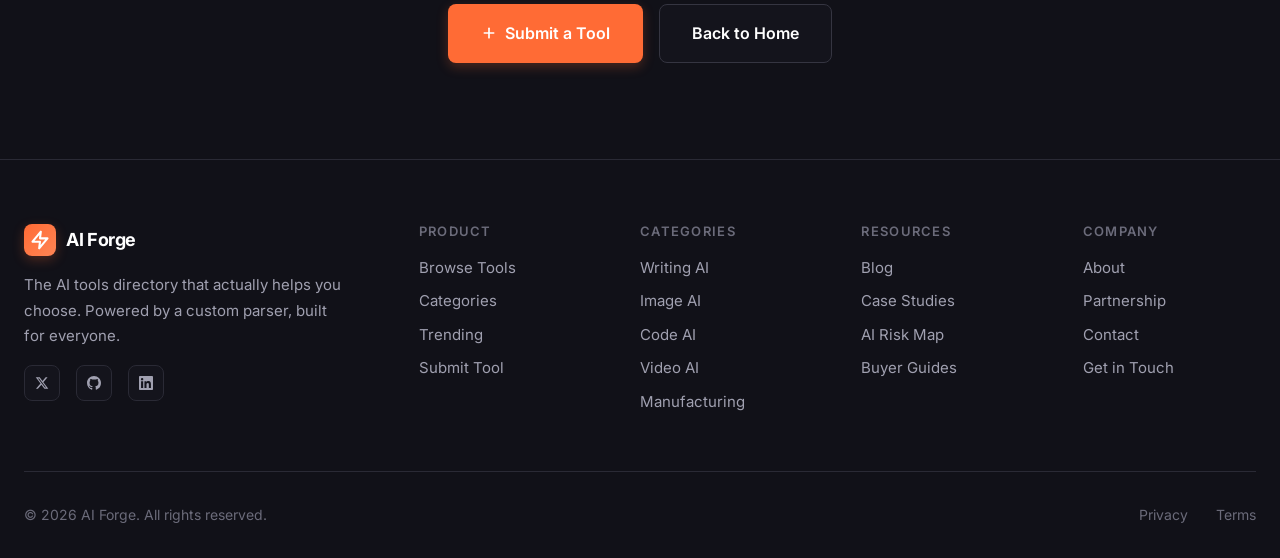
<file: tools.html>
<!DOCTYPE html>
<html lang="en">
<head>
  <meta charset="UTF-8">
  <meta name="viewport" content="width=device-width, initial-scale=1.0">
  <title>All AI Tools - AI Forge Directory</title>
  <meta name="description" content="Browse the complete AI Forge directory. Filter by category, pricing, and use case. 50+ curated tools, updated daily.">
  <link rel="preconnect" href="https://fonts.googleapis.com">
  <link rel="preconnect" href="https://fonts.gstatic.com" crossorigin>
  <link href="https://fonts.googleapis.com/css2?family=Inter:wght@400;500;600;700;800&family=JetBrains+Mono:wght@400;500;600&display=swap" rel="stylesheet">
  <link rel="stylesheet" href="css/styles.css">
  <link rel="icon" href="data:image/svg+xml,%3Csvg xmlns='http://www.w3.org/2000/svg' viewBox='0 0 100 100'%3E%3Crect width='100' height='100' rx='20' fill='%23ff6b35'/%3E%3Cpath d='M30 30 L70 50 L30 70 Z' fill='white'/%3E%3C/svg%3E">
</head>
<body>
  <!-- Navigation -->
  <nav class="nav">
    <div class="container nav-inner">
      <a href="index.html" class="logo">
        <div class="logo-icon">
          <svg width="20" height="20" viewBox="0 0 24 24" fill="none" stroke="currentColor" stroke-width="2.5" stroke-linecap="round" stroke-linejoin="round">
            <path d="M13 2 3 14h9l-1 8 10-12h-9l1-8z"/>
          </svg>
        </div>
        <span>AI Forge</span>
      </a>

      <ul class="nav-links">
        <li><a href="index.html">Home</a></li>
        <li><a href="tools.html" style="color: var(--text-primary);">Tools</a></li>
        <li><a href="tools.html#categories">Categories</a></li>
        <li><a href="blog.html">Blog</a></li>
        <li><a href="submit.html">Submit</a></li>
      </ul>

      <div class="nav-cta">
        <a href="tools.html" class="btn btn-ghost btn-sm">Browse</a>
        <a href="submit.html" class="btn btn-primary btn-sm">Submit Tool</a>
        <button class="mobile-toggle" aria-label="Toggle menu">
          <svg width="24" height="24" viewBox="0 0 24 24" fill="none" stroke="currentColor" stroke-width="2" stroke-linecap="round" stroke-linejoin="round">
            <line x1="4" x2="20" y1="12" y2="12"/>
            <line x1="4" x2="20" y1="6" y2="6"/>
            <line x1="4" x2="20" y1="18" y2="18"/>
          </svg>
        </button>
      </div>
    </div>
  </nav>

  <!-- Page Hero -->
  <section class="page-hero">
    <div class="container">
      <div class="page-hero-content">
        <div class="eyebrow">The Complete Directory</div>
        <h1>All AI Tools</h1>
        <p>Every tool, every category, every pricing tier. Filter to find what fits.</p>
      </div>
    </div>
  </section>

  <!-- Tools Directory -->
  <section>
    <div class="container">
      <!-- Search Bar -->
      <div style="max-width: 720px; margin: 0 auto var(--space-2xl);">
        <div class="hero-search">
          <input
            type="text"
            id="tools-search"
            class="hero-search-input"
            placeholder="Search tools, capabilities, or use cases..."
            autocomplete="off"
          >
          <button class="hero-search-btn" aria-label="Search">
            <svg width="20" height="20" viewBox="0 0 24 24" fill="none" stroke="currentColor" stroke-width="2.5" stroke-linecap="round" stroke-linejoin="round">
              <circle cx="11" cy="11" r="8"/>
              <path d="m21 21-4.3-4.3"/>
            </svg>
          </button>
        </div>
      </div>

      <!-- Filters Bar -->
      <div class="filters-bar">
        <div class="filters-left">
          <button class="filter-btn active" data-filter-category="all">
            <svg width="14" height="14" viewBox="0 0 24 24" fill="none" stroke="currentColor" stroke-width="2" stroke-linecap="round" stroke-linejoin="round"><path d="M3 6h18"/><path d="M3 12h18"/><path d="M3 18h18"/></svg>
            All
          </button>
          <button class="filter-btn" data-filter-category="writing">Writing</button>
          <button class="filter-btn" data-filter-category="image">Image</button>
          <button class="filter-btn" data-filter-category="code">Code</button>
          <button class="filter-btn" data-filter-category="video">Video</button>
          <button class="filter-btn" data-filter-category="audio">Audio</button>
          <button class="filter-btn" data-filter-category="business">Business</button>
          <button class="filter-btn" data-filter-category="design">Design</button>
          <button class="filter-btn" data-filter-category="research">Research</button>
          <button class="filter-btn" data-filter-category="manufacturing">Manufacturing</button>
        </div>
      </div>

      <div class="filters-bar" style="margin-top: -1rem; margin-bottom: 2rem;">
        <div class="filters-left">
          <span style="color: var(--text-tertiary); font-size: 0.875rem; margin-right: 0.5rem;">Pricing:</span>
          <button class="filter-btn active" data-filter-pricing="all">All</button>
          <button class="filter-btn" data-filter-pricing="free">Free</button>
          <button class="filter-btn" data-filter-pricing="freemium">Freemium</button>
          <button class="filter-btn" data-filter-pricing="paid">Paid</button>
        </div>
        <div class="results-count" id="results-count">54 tools</div>
      </div>

      <!-- Tools Grid -->
      <div class="tools-grid" id="all-tools-grid">
        <!-- Rendered by JS -->
      </div>
    </div>
  </section>

  <!-- Categories Section -->
  <section id="categories" class="features">
    <div class="container">
      <div class="section-header">
        <div class="eyebrow">Browse by Category</div>
        <h2>All Categories</h2>
        <p>Pick a category to narrow your search.</p>
      </div>
      <div class="categories-grid" id="categories-grid">
        <!-- Rendered by JS -->
      </div>
    </div>
  </section>

  <!-- Submit CTA -->
  <section class="submit-cta">
    <div class="container">
      <div class="submit-cta-content">
        <div class="eyebrow">Missing a tool?</div>
        <h2>Submit One for Free Review</h2>
        <p>Our team manually reviews every submission. No payment required — we add tools based on merit, not ad spend.</p>
        <div class="btn-group">
          <a href="submit.html" class="btn btn-primary btn-lg">
            <svg width="16" height="16" viewBox="0 0 24 24" fill="none" stroke="currentColor" stroke-width="2.5" stroke-linecap="round" stroke-linejoin="round"><path d="M5 12h14"/><path d="M12 5v14"/></svg>
            Submit a Tool
          </a>
          <a href="index.html" class="btn btn-secondary btn-lg">
            Back to Home
          </a>
        </div>
      </div>
    </div>
  </section>

  <!-- Footer -->
  <footer class="footer">
    <div class="container">
      <div class="footer-grid">
        <div class="footer-brand">
          <a href="index.html" class="logo">
            <div class="logo-icon">
              <svg width="20" height="20" viewBox="0 0 24 24" fill="none" stroke="currentColor" stroke-width="2.5" stroke-linecap="round" stroke-linejoin="round">
                <path d="M13 2 3 14h9l-1 8 10-12h-9l1-8z"/>
              </svg>
            </div>
            <span>AI Forge</span>
          </a>
          <p>The AI tools directory that actually helps you choose. Powered by a custom parser, built for everyone.</p>
          <div class="footer-social">
            <a href="#" aria-label="Twitter">
              <svg width="14" height="14" viewBox="0 0 24 24" fill="currentColor"><path d="M18.244 2.25h3.308l-7.227 8.26 8.502 11.24H16.17l-5.214-6.817L4.99 21.75H1.68l7.73-8.835L1.254 2.25H8.08l4.713 6.231zm-1.161 17.52h1.833L7.084 4.126H5.117z"/></svg>
            </a>
            <a href="#" aria-label="GitHub">
              <svg width="14" height="14" viewBox="0 0 24 24" fill="currentColor"><path d="M12 0C5.37 0 0 5.37 0 12c0 5.31 3.435 9.795 8.205 11.385.6.105.825-.255.825-.57 0-.285-.015-1.23-.015-2.235-3.015.555-3.795-.735-4.035-1.41-.135-.345-.72-1.41-1.23-1.695-.42-.225-1.02-.78-.015-.795.945-.015 1.62.87 1.845 1.23 1.08 1.815 2.805 1.305 3.495.99.105-.78.42-1.305.765-1.605-2.67-.3-5.46-1.335-5.46-5.925 0-1.305.465-2.385 1.23-3.225-.12-.3-.54-1.53.12-3.18 0 0 1.005-.315 3.3 1.23.96-.27 1.98-.405 3-.405s2.04.135 3 .405c2.295-1.56 3.3-1.23 3.3-1.23.66 1.65.24 2.88.12 3.18.765.84 1.23 1.905 1.23 3.225 0 4.605-2.805 5.625-5.475 5.925.435.375.81 1.095.81 2.22 0 1.605-.015 2.895-.015 3.3 0 .315.225.69.825.57A12.02 12.02 0 0 0 24 12c0-6.63-5.37-12-12-12z"/></svg>
            </a>
            <a href="#" aria-label="LinkedIn">
              <svg width="14" height="14" viewBox="0 0 24 24" fill="currentColor"><path d="M20.447 20.452h-3.554v-5.569c0-1.328-.027-3.037-1.852-3.037-1.853 0-2.136 1.445-2.136 2.939v5.667H9.351V9h3.414v1.561h.046c.477-.9 1.637-1.85 3.37-1.85 3.601 0 4.267 2.37 4.267 5.455v6.286zM5.337 7.433a2.062 2.062 0 0 1-2.063-2.065 2.063 2.063 0 1 1 2.063 2.065zm1.782 13.019H3.555V9h3.564v11.452zM22.225 0H1.771C.792 0 0 .774 0 1.729v20.542C0 23.227.792 24 1.771 24h20.451C23.2 24 24 23.227 24 22.271V1.729C24 .774 23.2 0 22.222 0h.003z"/></svg>
            </a>
          </div>
        </div>

        <div class="footer-col">
          <h4>Product</h4>
          <ul>
            <li><a href="tools.html">Browse Tools</a></li>
            <li><a href="tools.html#categories">Categories</a></li>
            <li><a href="index.html#trending">Trending</a></li>
            <li><a href="submit.html">Submit Tool</a></li>
          </ul>
        </div>

        <div class="footer-col">
          <h4>Categories</h4>
          <ul>
            <li><a href="tools.html?category=writing">Writing AI</a></li>
            <li><a href="tools.html?category=image">Image AI</a></li>
            <li><a href="tools.html?category=code">Code AI</a></li>
            <li><a href="tools.html?category=video">Video AI</a></li>
            <li><a href="tools.html?category=manufacturing">Manufacturing</a></li>
          </ul>
        </div>

        <div class="footer-col">
          <h4>Resources</h4>
          <ul>
            <li><a href="blog.html">Blog</a></li>
            <li><a href="blog.html">Case Studies</a></li>
            <li><a href="blog.html">AI Risk Map</a></li>
            <li><a href="blog.html">Buyer Guides</a></li>
          </ul>
        </div>

        <div class="footer-col">
          <h4>Company</h4>
          <ul>
            <li><a href="#">About</a></li>
            <li><a href="#">Partnership</a></li>
            <li><a href="#">Contact</a></li>
            <li><a href="#">Get in Touch</a></li>
          </ul>
        </div>
      </div>

      <div class="footer-bottom">
        <div>© 2026 AI Forge. All rights reserved.</div>
        <div>
          <a href="#" style="color: var(--text-tertiary); margin-right: 1.5rem;">Privacy</a>
          <a href="#" style="color: var(--text-tertiary);">Terms</a>
        </div>
      </div>
    </div>
  </footer>

  <script src="data/tools.js"></script>
  <script src="js/main.js"></script>
</body>
</html>
</file>
<file: css/styles.css>
/* ============================================
   AI FORGE - Design System
   Dark Enterprise Aesthetic
   ============================================ */

:root {
  /* Color tokens */
  --bg-primary: #0a0a0f;
  --bg-secondary: #111118;
  --bg-tertiary: #1a1a24;
  --bg-card: #14141c;
  --bg-card-hover: #1c1c28;

  --border-subtle: #2a2a35;
  --border-default: #353541;
  --border-strong: #4a4a58;

  --text-primary: #ffffff;
  --text-secondary: #a0a0b0;
  --text-tertiary: #6b6b7a;
  --text-muted: #4a4a58;

  /* Accent: Forge Orange (warm, manufacturing feel) */
  --accent-primary: #ff6b35;
  --accent-hover: #ff8555;
  --accent-dim: rgba(255, 107, 53, 0.1);
  --accent-glow: rgba(255, 107, 53, 0.25);

  /* Secondary: Electric Blue (AI/tech feel) */
  --accent-blue: #3b82f6;
  --accent-blue-dim: rgba(59, 130, 246, 0.1);

  /* Status colors */
  --success: #10b981;
  --warning: #f59e0b;
  --danger: #ef4444;

  /* Typography */
  --font-display: 'Inter', -apple-system, BlinkMacSystemFont, 'Segoe UI', system-ui, sans-serif;
  --font-body: 'Inter', -apple-system, BlinkMacSystemFont, 'Segoe UI', system-ui, sans-serif;
  --font-mono: 'JetBrains Mono', 'SF Mono', Monaco, monospace;

  /* Spacing */
  --space-xs: 0.25rem;
  --space-sm: 0.5rem;
  --space-md: 1rem;
  --space-lg: 1.5rem;
  --space-xl: 2rem;
  --space-2xl: 3rem;
  --space-3xl: 4rem;
  --space-4xl: 6rem;

  /* Radius */
  --radius-sm: 4px;
  --radius-md: 8px;
  --radius-lg: 12px;
  --radius-xl: 16px;
  --radius-full: 9999px;

  /* Shadows */
  --shadow-sm: 0 1px 2px rgba(0, 0, 0, 0.3);
  --shadow-md: 0 4px 12px rgba(0, 0, 0, 0.4);
  --shadow-lg: 0 8px 24px rgba(0, 0, 0, 0.5);
  --shadow-glow: 0 0 32px var(--accent-glow);

  /* Transitions */
  --transition-fast: 150ms ease;
  --transition-base: 250ms ease;
  --transition-slow: 400ms ease;
}

/* ============================================
   Reset & Base
   ============================================ */
*,
*::before,
*::after {
  box-sizing: border-box;
  margin: 0;
  padding: 0;
}

html {
  scroll-behavior: smooth;
  -webkit-font-smoothing: antialiased;
  -moz-osx-font-smoothing: grayscale;
}

body {
  font-family: var(--font-body);
  font-size: 16px;
  line-height: 1.6;
  color: var(--text-primary);
  background: var(--bg-primary);
  overflow-x: hidden;
  min-height: 100vh;
}

/* Background pattern - subtle grid */
body::before {
  content: '';
  position: fixed;
  top: 0;
  left: 0;
  width: 100%;
  height: 100%;
  background-image:
    linear-gradient(rgba(255, 255, 255, 0.015) 1px, transparent 1px),
    linear-gradient(90deg, rgba(255, 255, 255, 0.015) 1px, transparent 1px);
  background-size: 60px 60px;
  pointer-events: none;
  z-index: 0;
}

img,
svg {
  display: block;
  max-width: 100%;
}

a {
  color: inherit;
  text-decoration: none;
  transition: color var(--transition-fast);
}

button {
  font-family: inherit;
  border: none;
  background: none;
  cursor: pointer;
  color: inherit;
}

input,
textarea,
select {
  font-family: inherit;
  font-size: inherit;
  color: inherit;
  background: none;
  border: none;
  outline: none;
}

::selection {
  background: var(--accent-primary);
  color: white;
}

/* ============================================
   Typography
   ============================================ */
h1, h2, h3, h4, h5, h6 {
  font-family: var(--font-display);
  font-weight: 700;
  line-height: 1.1;
  letter-spacing: -0.02em;
  color: var(--text-primary);
}

h1 {
  font-size: clamp(2.5rem, 6vw, 4.5rem);
  letter-spacing: -0.04em;
}

h2 {
  font-size: clamp(2rem, 4vw, 3rem);
}

h3 {
  font-size: clamp(1.5rem, 2.5vw, 2rem);
}

h4 {
  font-size: 1.25rem;
}

p {
  color: var(--text-secondary);
  line-height: 1.7;
}

.eyebrow {
  display: inline-flex;
  align-items: center;
  gap: 0.5rem;
  font-size: 0.75rem;
  font-weight: 600;
  letter-spacing: 0.15em;
  text-transform: uppercase;
  color: var(--accent-primary);
  margin-bottom: var(--space-md);
}

.eyebrow::before {
  content: '';
  width: 24px;
  height: 1px;
  background: var(--accent-primary);
}

.gradient-text {
  background: linear-gradient(135deg, #ffffff 0%, #ff6b35 100%);
  -webkit-background-clip: text;
  -webkit-text-fill-color: transparent;
  background-clip: text;
}

.mono {
  font-family: var(--font-mono);
}

/* ============================================
   Layout
   ============================================ */
.container {
  width: 100%;
  max-width: 1280px;
  margin: 0 auto;
  padding: 0 var(--space-lg);
  position: relative;
  z-index: 1;
}

section {
  padding: var(--space-4xl) 0;
  position: relative;
}

.section-header {
  text-align: center;
  max-width: 720px;
  margin: 0 auto var(--space-3xl);
}

.section-header p {
  font-size: 1.125rem;
  margin-top: var(--space-md);
}

/* ============================================
   Navigation
   ============================================ */
.nav {
  position: fixed;
  top: 0;
  left: 0;
  right: 0;
  z-index: 100;
  background: rgba(10, 10, 15, 0.7);
  backdrop-filter: blur(20px);
  -webkit-backdrop-filter: blur(20px);
  border-bottom: 1px solid var(--border-subtle);
  transition: all var(--transition-base);
}

.nav.scrolled {
  background: rgba(10, 10, 15, 0.95);
  border-bottom-color: var(--border-default);
}

.nav-inner {
  display: flex;
  align-items: center;
  justify-content: space-between;
  height: 72px;
}

.logo {
  display: flex;
  align-items: center;
  gap: 0.625rem;
  font-size: 1.125rem;
  font-weight: 700;
  letter-spacing: -0.02em;
}

.logo-icon {
  width: 32px;
  height: 32px;
  background: linear-gradient(135deg, var(--accent-primary), #ff8555);
  border-radius: var(--radius-md);
  display: flex;
  align-items: center;
  justify-content: center;
  color: white;
  box-shadow: 0 4px 12px var(--accent-glow);
}

.nav-links {
  display: flex;
  align-items: center;
  gap: var(--space-xl);
  list-style: none;
}

.nav-links a {
  font-size: 0.9375rem;
  font-weight: 500;
  color: var(--text-secondary);
  position: relative;
  transition: color var(--transition-fast);
}

.nav-links a:hover {
  color: var(--text-primary);
}

.nav-links a::after {
  content: '';
  position: absolute;
  bottom: -8px;
  left: 0;
  width: 0;
  height: 2px;
  background: var(--accent-primary);
  transition: width var(--transition-base);
}

.nav-links a:hover::after {
  width: 100%;
}

.nav-cta {
  display: flex;
  align-items: center;
  gap: var(--space-md);
}

.mobile-toggle {
  display: none;
  width: 40px;
  height: 40px;
  align-items: center;
  justify-content: center;
}

/* ============================================
   Buttons
   ============================================ */
.btn {
  display: inline-flex;
  align-items: center;
  justify-content: center;
  gap: 0.5rem;
  padding: 0.75rem 1.5rem;
  font-size: 0.9375rem;
  font-weight: 600;
  border-radius: var(--radius-md);
  transition: all var(--transition-base);
  white-space: nowrap;
  cursor: pointer;
  border: 1px solid transparent;
  text-decoration: none;
}

.btn-primary {
  background: var(--accent-primary);
  color: white;
  box-shadow: 0 4px 12px var(--accent-glow);
}

.btn-primary:hover {
  background: var(--accent-hover);
  transform: translateY(-1px);
  box-shadow: 0 8px 20px var(--accent-glow);
}

.btn-secondary {
  background: var(--bg-card);
  color: var(--text-primary);
  border-color: var(--border-default);
}

.btn-secondary:hover {
  background: var(--bg-card-hover);
  border-color: var(--border-strong);
}

.btn-ghost {
  background: transparent;
  color: var(--text-secondary);
}

.btn-ghost:hover {
  color: var(--text-primary);
  background: var(--bg-card);
}

.btn-lg {
  padding: 1rem 2rem;
  font-size: 1rem;
}

.btn-sm {
  padding: 0.5rem 1rem;
  font-size: 0.875rem;
}

/* ============================================
   Hero Section
   ============================================ */
.hero {
  min-height: 100vh;
  display: flex;
  align-items: center;
  padding-top: 120px;
  padding-bottom: var(--space-4xl);
  position: relative;
  overflow: hidden;
}

.hero-bg {
  position: absolute;
  top: 0;
  left: 0;
  width: 100%;
  height: 100%;
  pointer-events: none;
  z-index: 0;
}

.hero-bg::before {
  content: '';
  position: absolute;
  top: 20%;
  left: 50%;
  transform: translateX(-50%);
  width: 800px;
  height: 800px;
  background: radial-gradient(circle, var(--accent-glow) 0%, transparent 60%);
  filter: blur(80px);
  opacity: 0.5;
}

.hero-content {
  text-align: center;
  position: relative;
  z-index: 1;
  width: 100%;
}

.hero-headline {
  font-size: clamp(2.75rem, 7vw, 5.5rem);
  font-weight: 800;
  line-height: 1;
  margin-bottom: var(--space-lg);
  letter-spacing: -0.04em;
}

.hero-subhead {
  font-size: clamp(1.125rem, 2vw, 1.375rem);
  color: var(--text-secondary);
  max-width: 720px;
  margin: 0 auto var(--space-2xl);
  line-height: 1.5;
}

.hero-search {
  max-width: 720px;
  margin: 0 auto var(--space-2xl);
  position: relative;
}

.hero-search-input {
  width: 100%;
  height: 64px;
  padding: 0 5.5rem 0 1.5rem;
  background: var(--bg-card);
  border: 1px solid var(--border-default);
  border-radius: var(--radius-lg);
  font-size: 1.0625rem;
  color: var(--text-primary);
  transition: all var(--transition-base);
}

.hero-search-input::placeholder {
  color: var(--text-tertiary);
}

.hero-search-input:focus {
  border-color: var(--accent-primary);
  box-shadow: 0 0 0 4px var(--accent-dim);
  background: var(--bg-card-hover);
}

.hero-search-btn {
  position: absolute;
  right: 8px;
  top: 50%;
  transform: translateY(-50%);
  width: 48px;
  height: 48px;
  background: var(--accent-primary);
  border-radius: var(--radius-md);
  display: flex;
  align-items: center;
  justify-content: center;
  color: white;
  transition: all var(--transition-fast);
}

.hero-search-btn:hover {
  background: var(--accent-hover);
  transform: translateY(-50%) scale(1.05);
}

.category-pills {
  display: flex;
  flex-wrap: wrap;
  justify-content: center;
  gap: 0.5rem;
  margin-bottom: var(--space-2xl);
}

.pill {
  display: inline-flex;
  align-items: center;
  gap: 0.5rem;
  padding: 0.5rem 1rem;
  background: var(--bg-card);
  border: 1px solid var(--border-default);
  border-radius: var(--radius-full);
  font-size: 0.875rem;
  font-weight: 500;
  color: var(--text-secondary);
  transition: all var(--transition-fast);
  cursor: pointer;
}

.pill:hover {
  border-color: var(--accent-primary);
  color: var(--text-primary);
  background: var(--bg-card-hover);
}

.pill.active {
  background: var(--accent-primary);
  color: white;
  border-color: var(--accent-primary);
}

.pill-icon {
  width: 16px;
  height: 16px;
}

.hero-stats {
  display: flex;
  justify-content: center;
  gap: var(--space-3xl);
  flex-wrap: wrap;
  padding-top: var(--space-2xl);
  border-top: 1px solid var(--border-subtle);
  max-width: 800px;
  margin: 0 auto;
}

.stat {
  text-align: center;
}

.stat-value {
  font-size: 2rem;
  font-weight: 800;
  color: var(--text-primary);
  font-family: var(--font-mono);
  letter-spacing: -0.02em;
}

.stat-label {
  font-size: 0.8125rem;
  color: var(--text-tertiary);
  text-transform: uppercase;
  letter-spacing: 0.1em;
  margin-top: 0.25rem;
}

/* ============================================
   Trusted By / Logo Wall
   ============================================ */
.trusted {
  padding: var(--space-3xl) 0;
  border-top: 1px solid var(--border-subtle);
  border-bottom: 1px solid var(--border-subtle);
  background: var(--bg-secondary);
}

.trusted-label {
  text-align: center;
  font-size: 0.75rem;
  font-weight: 600;
  letter-spacing: 0.2em;
  text-transform: uppercase;
  color: var(--text-tertiary);
  margin-bottom: var(--space-xl);
}

.logo-wall {
  display: grid;
  grid-template-columns: repeat(6, 1fr);
  gap: var(--space-2xl);
  align-items: center;
}

.brand-logo {
  display: flex;
  align-items: center;
  justify-content: center;
  font-size: 1rem;
  font-weight: 700;
  color: var(--text-tertiary);
  letter-spacing: 0.05em;
  opacity: 0.6;
  transition: all var(--transition-base);
  height: 40px;
  text-transform: uppercase;
}

.brand-logo:hover {
  opacity: 1;
  color: var(--text-primary);
}

/* ============================================
   Tool Cards
   ============================================ */
.tools-grid {
  display: grid;
  grid-template-columns: repeat(auto-fill, minmax(320px, 1fr));
  gap: var(--space-lg);
}

.tool-card {
  background: var(--bg-card);
  border: 1px solid var(--border-subtle);
  border-radius: var(--radius-lg);
  padding: var(--space-lg);
  transition: all var(--transition-base);
  cursor: pointer;
  display: flex;
  flex-direction: column;
  position: relative;
  overflow: hidden;
}

.tool-card::before {
  content: '';
  position: absolute;
  top: 0;
  left: 0;
  right: 0;
  height: 1px;
  background: linear-gradient(90deg, transparent, var(--accent-primary), transparent);
  opacity: 0;
  transition: opacity var(--transition-base);
}

.tool-card:hover {
  background: var(--bg-card-hover);
  border-color: var(--border-default);
  transform: translateY(-4px);
  box-shadow: var(--shadow-lg);
}

.tool-card:hover::before {
  opacity: 1;
}

.tool-card-header {
  display: flex;
  align-items: flex-start;
  justify-content: space-between;
  margin-bottom: var(--space-md);
  gap: var(--space-md);
}

.tool-logo {
  width: 48px;
  height: 48px;
  border-radius: var(--radius-md);
  background: linear-gradient(135deg, var(--accent-primary), #ff8555);
  display: flex;
  align-items: center;
  justify-content: center;
  color: white;
  font-weight: 700;
  font-size: 1.125rem;
  flex-shrink: 0;
}

.tool-logo.color-1 { background: linear-gradient(135deg, #3b82f6, #60a5fa); }
.tool-logo.color-2 { background: linear-gradient(135deg, #8b5cf6, #a78bfa); }
.tool-logo.color-3 { background: linear-gradient(135deg, #10b981, #34d399); }
.tool-logo.color-4 { background: linear-gradient(135deg, #f59e0b, #fbbf24); }
.tool-logo.color-5 { background: linear-gradient(135deg, #ec4899, #f472b6); }
.tool-logo.color-6 { background: linear-gradient(135deg, #06b6d4, #22d3ee); }
.tool-logo.color-7 { background: linear-gradient(135deg, #f43f5e, #fb7185); }
.tool-logo.color-8 { background: linear-gradient(135deg, #a855f7, #c084fc); }

.tool-badges {
  display: flex;
  flex-direction: column;
  align-items: flex-end;
  gap: 0.25rem;
}

.badge {
  display: inline-flex;
  align-items: center;
  gap: 0.25rem;
  padding: 0.25rem 0.5rem;
  font-size: 0.6875rem;
  font-weight: 600;
  border-radius: var(--radius-sm);
  text-transform: uppercase;
  letter-spacing: 0.05em;
}

.badge-featured {
  background: var(--accent-dim);
  color: var(--accent-primary);
}

.badge-free {
  background: rgba(16, 185, 129, 0.1);
  color: var(--success);
}

.badge-new {
  background: rgba(59, 130, 246, 0.1);
  color: var(--accent-blue);
}

.tool-name {
  font-size: 1.125rem;
  font-weight: 700;
  margin-bottom: 0.25rem;
  color: var(--text-primary);
}

.tool-tagline {
  font-size: 0.8125rem;
  color: var(--text-tertiary);
  margin-bottom: var(--space-md);
  font-weight: 500;
}

.tool-description {
  font-size: 0.9375rem;
  color: var(--text-secondary);
  line-height: 1.6;
  margin-bottom: var(--space-lg);
  flex: 1;
}

.tool-meta {
  display: flex;
  align-items: center;
  justify-content: space-between;
  padding-top: var(--space-md);
  border-top: 1px solid var(--border-subtle);
  font-size: 0.8125rem;
}

.tool-rating {
  display: flex;
  align-items: center;
  gap: 0.375rem;
  color: var(--text-secondary);
}

.stars {
  display: inline-flex;
  color: #f59e0b;
}

.tool-pricing {
  font-weight: 600;
  color: var(--text-primary);
}

.tool-pricing.free {
  color: var(--success);
}

/* ============================================
   Category Grid
   ============================================ */
.categories-grid {
  display: grid;
  grid-template-columns: repeat(auto-fill, minmax(240px, 1fr));
  gap: var(--space-md);
}

.category-card {
  background: var(--bg-card);
  border: 1px solid var(--border-subtle);
  border-radius: var(--radius-lg);
  padding: var(--space-lg);
  transition: all var(--transition-base);
  cursor: pointer;
  position: relative;
  overflow: hidden;
}

.category-card:hover {
  background: var(--bg-card-hover);
  border-color: var(--accent-primary);
  transform: translateY(-2px);
}

.category-icon {
  width: 48px;
  height: 48px;
  border-radius: var(--radius-md);
  background: var(--accent-dim);
  display: flex;
  align-items: center;
  justify-content: center;
  color: var(--accent-primary);
  margin-bottom: var(--space-md);
  transition: all var(--transition-base);
}

.category-card:hover .category-icon {
  background: var(--accent-primary);
  color: white;
  transform: scale(1.05);
}

.category-name {
  font-size: 1.0625rem;
  font-weight: 700;
  margin-bottom: 0.25rem;
  color: var(--text-primary);
}

.category-count {
  font-size: 0.8125rem;
  color: var(--text-tertiary);
  font-family: var(--font-mono);
}

/* ============================================
   Features Section (Why AI Forge)
   ============================================ */
.features {
  background: var(--bg-secondary);
}

.features-grid {
  display: grid;
  grid-template-columns: repeat(3, 1fr);
  gap: var(--space-lg);
}

.feature-card {
  background: var(--bg-card);
  border: 1px solid var(--border-subtle);
  border-radius: var(--radius-lg);
  padding: var(--space-2xl);
  transition: all var(--transition-base);
  position: relative;
  overflow: hidden;
}

.feature-card:hover {
  border-color: var(--border-default);
  transform: translateY(-4px);
}

.feature-number {
  font-family: var(--font-mono);
  font-size: 0.875rem;
  color: var(--accent-primary);
  font-weight: 600;
  margin-bottom: var(--space-md);
  letter-spacing: 0.05em;
}

.feature-title {
  font-size: 1.25rem;
  font-weight: 700;
  margin-bottom: var(--space-md);
  color: var(--text-primary);
}

.feature-description {
  font-size: 0.9375rem;
  color: var(--text-secondary);
  line-height: 1.7;
}

/* ============================================
   Audience / Use Cases
   ============================================ */
.audience-grid {
  display: grid;
  grid-template-columns: repeat(3, 1fr);
  gap: var(--space-lg);
}

.audience-card {
  padding: var(--space-2xl);
  background: linear-gradient(135deg, var(--bg-card), var(--bg-tertiary));
  border: 1px solid var(--border-subtle);
  border-radius: var(--radius-lg);
  position: relative;
  overflow: hidden;
}

.audience-card::after {
  content: '';
  position: absolute;
  top: -50%;
  right: -50%;
  width: 200%;
  height: 200%;
  background: radial-gradient(circle, var(--accent-dim) 0%, transparent 50%);
  pointer-events: none;
}

.audience-card:hover {
  border-color: var(--accent-primary);
}

.audience-tag {
  display: inline-block;
  padding: 0.25rem 0.75rem;
  background: var(--accent-dim);
  color: var(--accent-primary);
  font-size: 0.75rem;
  font-weight: 600;
  border-radius: var(--radius-full);
  text-transform: uppercase;
  letter-spacing: 0.05em;
  margin-bottom: var(--space-md);
  position: relative;
  z-index: 1;
}

.audience-title {
  font-size: 1.5rem;
  font-weight: 700;
  margin-bottom: var(--space-md);
  position: relative;
  z-index: 1;
}

.audience-description {
  color: var(--text-secondary);
  margin-bottom: var(--space-lg);
  position: relative;
  z-index: 1;
}

.audience-list {
  list-style: none;
  position: relative;
  z-index: 1;
}

.audience-list li {
  padding: 0.5rem 0;
  color: var(--text-secondary);
  font-size: 0.9375rem;
  display: flex;
  align-items: center;
  gap: 0.5rem;
}

.audience-list li::before {
  content: '';
  width: 4px;
  height: 4px;
  background: var(--accent-primary);
  border-radius: 50%;
  flex-shrink: 0;
}

/* ============================================
   Parser Highlight Section
   ============================================ */
.parser-highlight {
  background: var(--bg-secondary);
  position: relative;
  overflow: hidden;
}

.parser-highlight::before {
  content: '';
  position: absolute;
  top: 50%;
  left: 50%;
  transform: translate(-50%, -50%);
  width: 600px;
  height: 600px;
  background: radial-gradient(circle, var(--accent-glow) 0%, transparent 70%);
  filter: blur(100px);
  opacity: 0.3;
  pointer-events: none;
}

.parser-content {
  display: grid;
  grid-template-columns: 1fr 1fr;
  gap: var(--space-3xl);
  align-items: center;
  position: relative;
  z-index: 1;
}

.parser-text h2 {
  margin-bottom: var(--space-lg);
}

.parser-features {
  list-style: none;
  margin: var(--space-2xl) 0;
}

.parser-features li {
  display: flex;
  align-items: flex-start;
  gap: var(--space-md);
  padding: var(--space-md) 0;
  border-bottom: 1px solid var(--border-subtle);
}

.parser-features li:last-child {
  border-bottom: none;
}

.parser-feature-icon {
  width: 32px;
  height: 32px;
  background: var(--accent-dim);
  color: var(--accent-primary);
  border-radius: var(--radius-md);
  display: flex;
  align-items: center;
  justify-content: center;
  flex-shrink: 0;
}

.parser-feature-text strong {
  display: block;
  color: var(--text-primary);
  font-weight: 600;
  margin-bottom: 0.25rem;
}

.parser-feature-text span {
  font-size: 0.9375rem;
  color: var(--text-secondary);
}

/* Parser visual */
.parser-visual {
  background: var(--bg-card);
  border: 1px solid var(--border-default);
  border-radius: var(--radius-lg);
  padding: var(--space-lg);
  font-family: var(--font-mono);
  font-size: 0.875rem;
  box-shadow: var(--shadow-lg);
}

.parser-code {
  color: var(--text-secondary);
  line-height: 1.7;
}

.parser-code .comment {
  color: var(--text-muted);
}

.parser-code .keyword {
  color: var(--accent-primary);
}

.parser-code .string {
  color: var(--success);
}

.parser-code .function {
  color: var(--accent-blue);
}

.parser-output {
  margin-top: var(--space-md);
  padding-top: var(--space-md);
  border-top: 1px solid var(--border-subtle);
}

.parser-output-label {
  font-size: 0.75rem;
  text-transform: uppercase;
  letter-spacing: 0.1em;
  color: var(--text-tertiary);
  margin-bottom: var(--space-sm);
}

.parser-output-data {
  background: var(--bg-primary);
  border-radius: var(--radius-md);
  padding: var(--space-md);
  font-size: 0.8125rem;
  color: var(--text-secondary);
  border-left: 2px solid var(--success);
}

/* ============================================
   Blog Section
   ============================================ */
.blog-grid {
  display: grid;
  grid-template-columns: repeat(3, 1fr);
  gap: var(--space-lg);
}

.blog-card {
  background: var(--bg-card);
  border: 1px solid var(--border-subtle);
  border-radius: var(--radius-lg);
  overflow: hidden;
  transition: all var(--transition-base);
  cursor: pointer;
}

.blog-card:hover {
  border-color: var(--border-default);
  transform: translateY(-4px);
  box-shadow: var(--shadow-lg);
}

.blog-image {
  width: 100%;
  height: 200px;
  background: linear-gradient(135deg, var(--bg-tertiary), var(--bg-card));
  position: relative;
  overflow: hidden;
  display: flex;
  align-items: center;
  justify-content: center;
}

.blog-image-pattern {
  position: absolute;
  inset: 0;
  background-image:
    linear-gradient(rgba(255, 107, 53, 0.05) 1px, transparent 1px),
    linear-gradient(90deg, rgba(255, 107, 53, 0.05) 1px, transparent 1px);
  background-size: 20px 20px;
}

.blog-image-icon {
  width: 64px;
  height: 64px;
  background: var(--bg-card);
  border-radius: var(--radius-lg);
  display: flex;
  align-items: center;
  justify-content: center;
  color: var(--accent-primary);
  position: relative;
  z-index: 1;
  border: 1px solid var(--border-default);
}

.blog-content {
  padding: var(--space-lg);
}

.blog-tag {
  display: inline-block;
  font-size: 0.75rem;
  font-weight: 600;
  color: var(--accent-primary);
  text-transform: uppercase;
  letter-spacing: 0.1em;
  margin-bottom: var(--space-sm);
}

.blog-title {
  font-size: 1.125rem;
  font-weight: 700;
  margin-bottom: var(--space-sm);
  line-height: 1.4;
  color: var(--text-primary);
}

.blog-excerpt {
  font-size: 0.9375rem;
  color: var(--text-secondary);
  margin-bottom: var(--space-md);
  line-height: 1.6;
}

.blog-meta {
  display: flex;
  align-items: center;
  gap: var(--space-md);
  font-size: 0.8125rem;
  color: var(--text-tertiary);
}

/* ============================================
   Submit CTA Section
   ============================================ */
.submit-cta {
  background: var(--bg-secondary);
  text-align: center;
  position: relative;
  overflow: hidden;
}

.submit-cta::before {
  content: '';
  position: absolute;
  top: 0;
  left: 0;
  right: 0;
  height: 1px;
  background: linear-gradient(90deg, transparent, var(--accent-primary), transparent);
}

.submit-cta-content {
  max-width: 640px;
  margin: 0 auto;
  position: relative;
  z-index: 1;
}

.submit-cta h2 {
  font-size: clamp(2rem, 4vw, 3rem);
  margin-bottom: var(--space-md);
}

.submit-cta p {
  font-size: 1.125rem;
  margin-bottom: var(--space-2xl);
}

.submit-cta .btn-group {
  display: flex;
  gap: var(--space-md);
  justify-content: center;
  flex-wrap: wrap;
}

/* ============================================
   Footer
   ============================================ */
.footer {
  background: var(--bg-secondary);
  border-top: 1px solid var(--border-subtle);
  padding: var(--space-3xl) 0 var(--space-xl);
}

.footer-grid {
  display: grid;
  grid-template-columns: 2fr 1fr 1fr 1fr 1fr;
  gap: var(--space-2xl);
  margin-bottom: var(--space-2xl);
}

.footer-brand {
  max-width: 320px;
}

.footer-brand p {
  margin: var(--space-md) 0;
  font-size: 0.9375rem;
}

.footer-brand .logo {
  margin-bottom: var(--space-md);
}

.footer-col h4 {
  font-size: 0.8125rem;
  font-weight: 600;
  text-transform: uppercase;
  letter-spacing: 0.1em;
  color: var(--text-tertiary);
  margin-bottom: var(--space-md);
}

.footer-col ul {
  list-style: none;
}

.footer-col li {
  margin-bottom: 0.5rem;
}

.footer-col a {
  color: var(--text-secondary);
  font-size: 0.9375rem;
  transition: color var(--transition-fast);
}

.footer-col a:hover {
  color: var(--accent-primary);
}

.footer-bottom {
  display: flex;
  align-items: center;
  justify-content: space-between;
  padding-top: var(--space-xl);
  border-top: 1px solid var(--border-subtle);
  font-size: 0.875rem;
  color: var(--text-tertiary);
  flex-wrap: wrap;
  gap: var(--space-md);
}

.footer-social {
  display: flex;
  gap: var(--space-md);
}

.footer-social a {
  width: 36px;
  height: 36px;
  background: var(--bg-card);
  border: 1px solid var(--border-subtle);
  border-radius: var(--radius-md);
  display: flex;
  align-items: center;
  justify-content: center;
  color: var(--text-secondary);
  transition: all var(--transition-fast);
}

.footer-social a:hover {
  background: var(--accent-primary);
  border-color: var(--accent-primary);
  color: white;
}

/* ============================================
   Page-specific (tools page, etc.)
   ============================================ */
.page-hero {
  padding-top: 140px;
  padding-bottom: var(--space-3xl);
  background: var(--bg-secondary);
  border-bottom: 1px solid var(--border-subtle);
  position: relative;
  overflow: hidden;
}

.page-hero::before {
  content: '';
  position: absolute;
  top: 0;
  left: 0;
  right: 0;
  height: 100%;
  background:
    radial-gradient(circle at 30% 50%, var(--accent-glow) 0%, transparent 50%),
    radial-gradient(circle at 70% 50%, rgba(59, 130, 246, 0.15) 0%, transparent 50%);
  opacity: 0.3;
  pointer-events: none;
}

.page-hero-content {
  position: relative;
  z-index: 1;
  text-align: center;
}

.page-hero h1 {
  font-size: clamp(2.5rem, 5vw, 4rem);
  margin-bottom: var(--space-md);
}

.page-hero p {
  font-size: 1.125rem;
  max-width: 600px;
  margin: 0 auto;
}

.filters-bar {
  display: flex;
  align-items: center;
  justify-content: space-between;
  gap: var(--space-md);
  margin-bottom: var(--space-2xl);
  flex-wrap: wrap;
}

.filters-left {
  display: flex;
  align-items: center;
  gap: var(--space-md);
  flex-wrap: wrap;
}

.filter-btn {
  padding: 0.5rem 1rem;
  background: var(--bg-card);
  border: 1px solid var(--border-default);
  border-radius: var(--radius-md);
  font-size: 0.875rem;
  color: var(--text-secondary);
  cursor: pointer;
  transition: all var(--transition-fast);
  display: inline-flex;
  align-items: center;
  gap: 0.5rem;
}

.filter-btn:hover,
.filter-btn.active {
  background: var(--bg-card-hover);
  color: var(--text-primary);
  border-color: var(--accent-primary);
}

.filter-btn.active {
  background: var(--accent-dim);
  color: var(--accent-primary);
}

.results-count {
  font-size: 0.875rem;
  color: var(--text-tertiary);
  font-family: var(--font-mono);
}

/* ============================================
   Forms
   ============================================ */
.form-group {
  margin-bottom: var(--space-lg);
}

.form-label {
  display: block;
  font-size: 0.875rem;
  font-weight: 600;
  color: var(--text-primary);
  margin-bottom: 0.5rem;
}

.form-label .required {
  color: var(--accent-primary);
}

.form-input,
.form-textarea,
.form-select {
  width: 100%;
  padding: 0.75rem 1rem;
  background: var(--bg-card);
  border: 1px solid var(--border-default);
  border-radius: var(--radius-md);
  color: var(--text-primary);
  font-size: 0.9375rem;
  transition: all var(--transition-fast);
}

.form-input:focus,
.form-textarea:focus,
.form-select:focus {
  border-color: var(--accent-primary);
  box-shadow: 0 0 0 3px var(--accent-dim);
  background: var(--bg-card-hover);
}

.form-textarea {
  min-height: 120px;
  resize: vertical;
  font-family: inherit;
}

.form-help {
  font-size: 0.8125rem;
  color: var(--text-tertiary);
  margin-top: 0.375rem;
}

.form-card {
  max-width: 640px;
  margin: 0 auto;
  background: var(--bg-card);
  border: 1px solid var(--border-default);
  border-radius: var(--radius-lg);
  padding: var(--space-2xl);
}

/* ============================================
   Utilities
   ============================================ */
.text-center { text-align: center; }
.text-muted { color: var(--text-tertiary); }
.mt-1 { margin-top: var(--space-md); }
.mt-2 { margin-top: var(--space-xl); }
.mt-3 { margin-top: var(--space-2xl); }
.mb-1 { margin-bottom: var(--space-md); }
.mb-2 { margin-bottom: var(--space-xl); }
.mb-3 { margin-bottom: var(--space-2xl); }

.hidden { display: none; }

/* ============================================
   Responsive
   ============================================ */
@media (max-width: 1024px) {
  .features-grid,
  .audience-grid,
  .blog-grid {
    grid-template-columns: repeat(2, 1fr);
  }

  .parser-content {
    grid-template-columns: 1fr;
  }

  .footer-grid {
    grid-template-columns: repeat(2, 1fr);
  }

  .logo-wall {
    grid-template-columns: repeat(3, 1fr);
  }
}

@media (max-width: 768px) {
  .nav-links {
    display: none;
  }

  .mobile-toggle {
    display: flex;
  }

  .nav-links.open {
    display: flex;
    position: absolute;
    top: 100%;
    left: 0;
    right: 0;
    flex-direction: column;
    background: var(--bg-secondary);
    padding: var(--space-lg);
    border-top: 1px solid var(--border-subtle);
    gap: var(--space-md);
  }

  .features-grid,
  .audience-grid,
  .blog-grid {
    grid-template-columns: 1fr;
  }

  .hero-stats {
    gap: var(--space-xl);
  }

  .logo-wall {
    grid-template-columns: repeat(2, 1fr);
    gap: var(--space-lg);
  }

  .footer-grid {
    grid-template-columns: 1fr;
  }

  .tools-grid,
  .categories-grid {
    grid-template-columns: 1fr;
  }

  section {
    padding: var(--space-3xl) 0;
  }
}

/* Animations */
@keyframes fadeInUp {
  from {
    opacity: 0;
    transform: translateY(20px);
  }
  to {
    opacity: 1;
    transform: translateY(0);
  }
}

@keyframes pulse {
  0%, 100% {
    opacity: 1;
  }
  50% {
    opacity: 0.5;
  }
}

.animate-fade-in {
  animation: fadeInUp 0.6s ease forwards;
}
</file>
